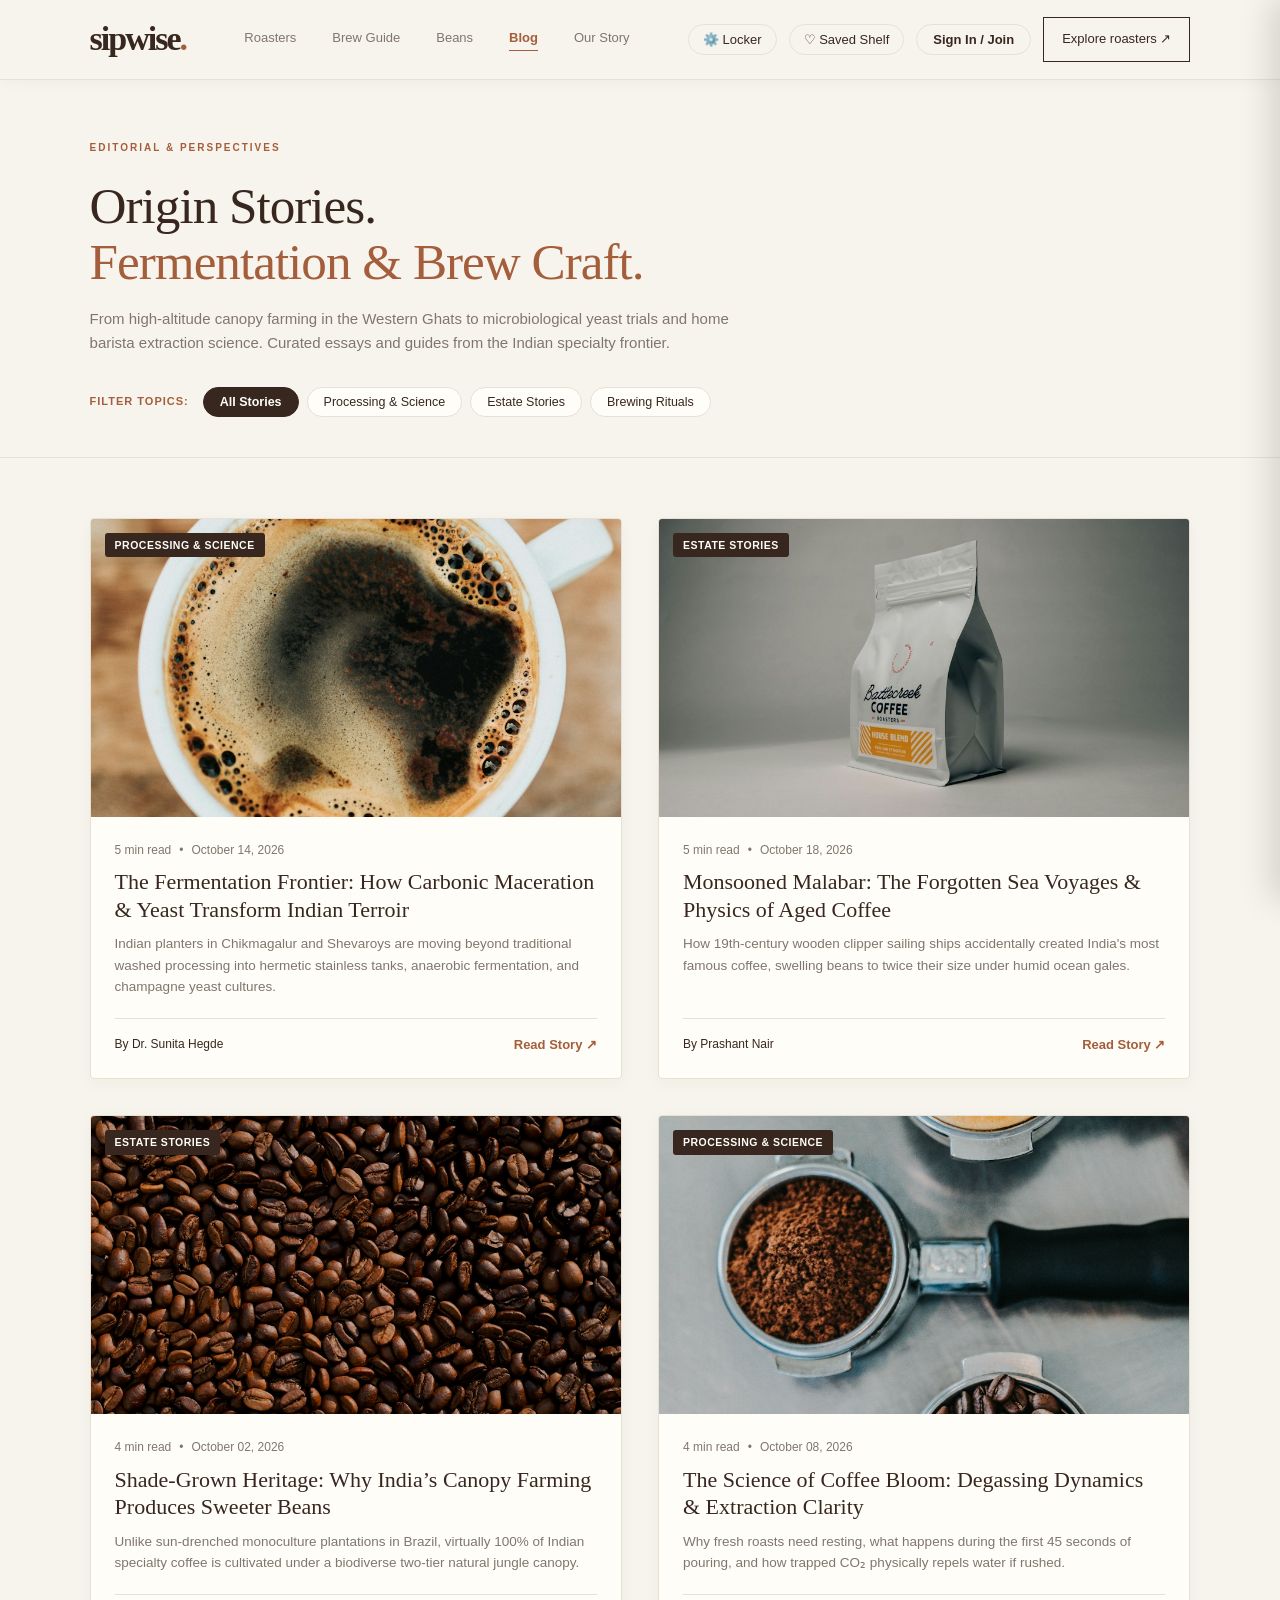
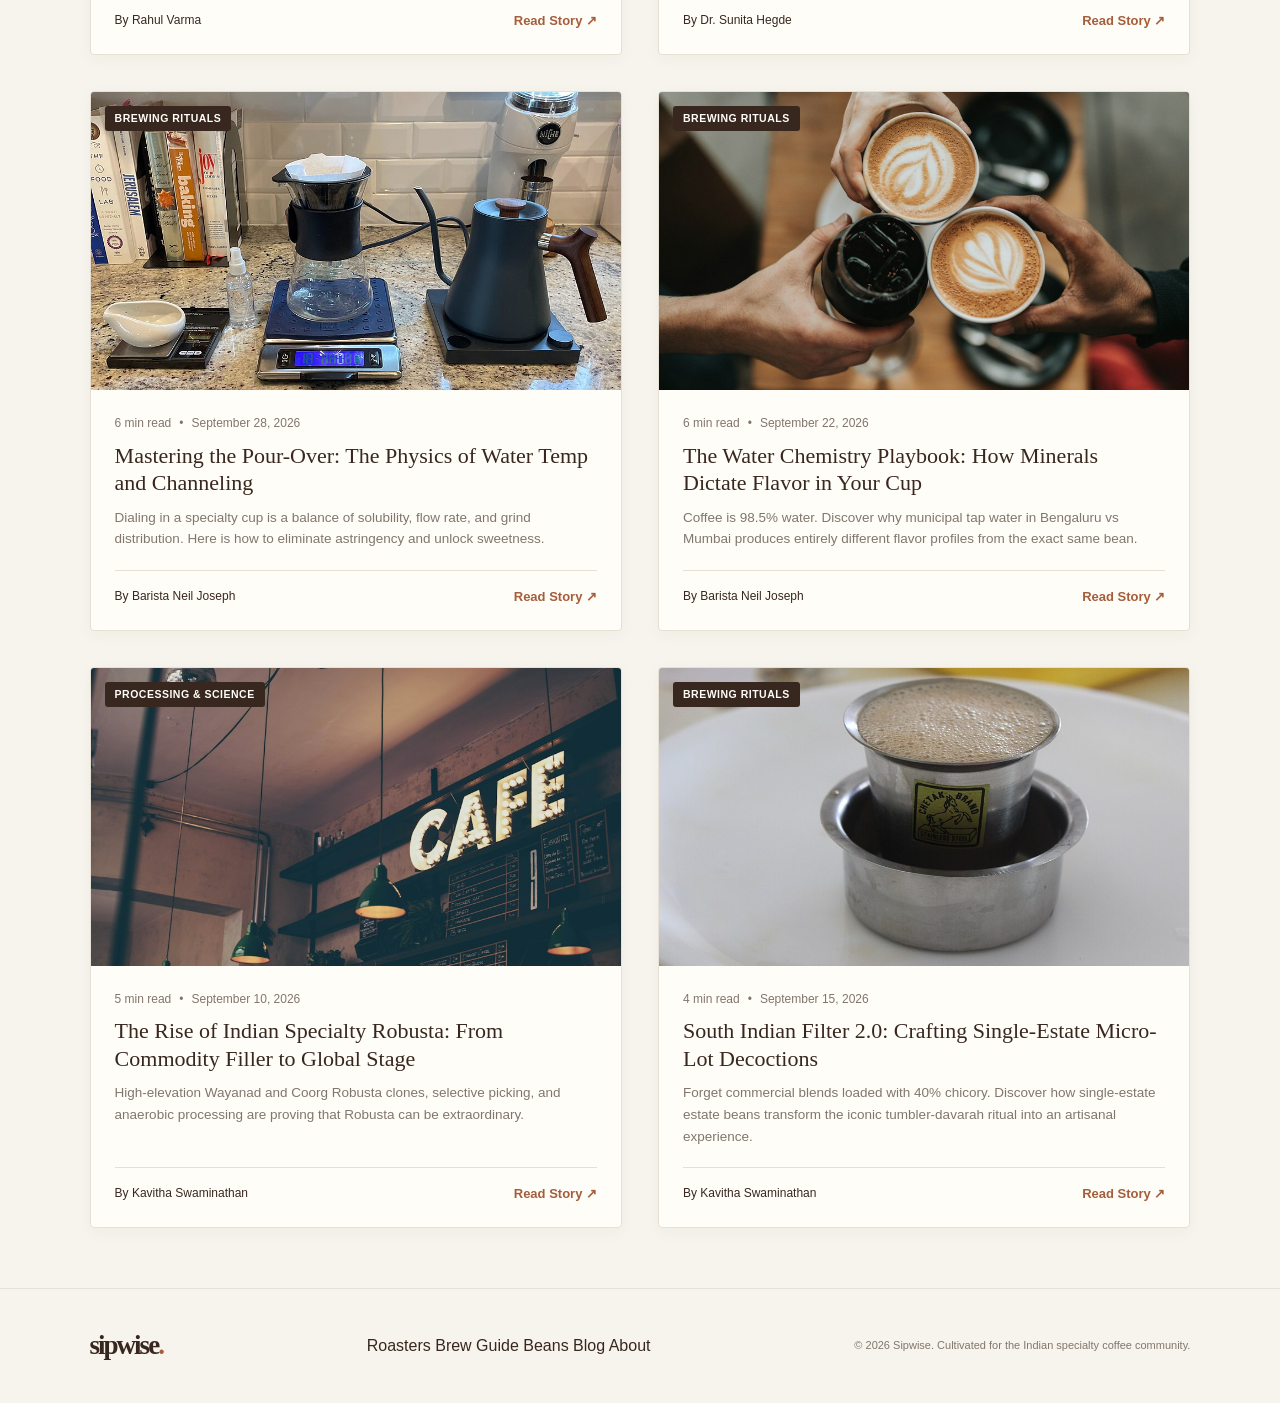
<file: blog.html>
<!DOCTYPE html>
<html lang="en">
<head>
    <meta charset="UTF-8">
    <meta name="viewport" content="width=device-width, initial-scale=1.0">

    <title>Sipwise — Specialty Coffee Stories, Terroir & Brew Science</title>

    <meta
        name="description"
        content="Read in-depth editorial stories on Indian specialty coffee, shade-grown terroir, anaerobic fermentation science, and barista brew guides."
    >

    <meta name="theme-color" content="#1a0f0a">
    <meta name="apple-mobile-web-app-capable" content="yes">
    <meta name="apple-mobile-web-app-status-bar-style" content="black-translucent">
    <link rel="manifest" href="manifest.json">
    <link rel="icon" type="image/svg+xml" href="icons/favicon.svg">
    <link rel="apple-touch-icon" href="icons/icon-192.png">

    <link rel="stylesheet" href="css/style.css?v=18">
    <script src="js/config.js?v=18" defer></script>
    <script src="js/auth.js?v=18" defer></script>
    <script src="js/equipment.js?v=18" defer></script>
    <script src="js/inventory.js?v=18" defer></script>
    <script src="js/bookmarks.js?v=18" defer></script>
    <script src="js/journal.js?v=18" defer></script>
    <script src="js/reviews.js?v=18" defer></script>
    <script src="js/pwa.js?v=18" defer></script>
    <script src="js/blog.js?v=18" defer></script>
</head>

<body>

    <!-- Navigation -->
    <header class="navbar">
        <a href="index.html" class="logo">sipwise<span>.</span></a>

        <nav class="nav-links">
            <a href="index.html#roasters">Roasters</a>
            <a href="brew-guide.html">Brew Guide</a>
            <a href="beans.html">Beans</a>
            <a href="blog.html" class="active-nav">Blog</a>
            <a href="index.html#about">Our Story</a>
        </nav>

        <div class="nav-actions">
            <button type="button" class="nav-shelf-btn" onclick="if(window.SipwiseEquipment) SipwiseEquipment.openEquipmentModal()" title="View your equipment locker">
                ⚙️ Locker
            </button>
            <button type="button" class="nav-shelf-btn" onclick="SipwiseBookmarks.openShelfDrawer()" title="View saved items">
                ♡ Saved Shelf
            </button>
            <div class="nav-auth-container"></div>
            <a href="index.html#coffee" class="nav-button">Explore roasters ↗</a>
        </div>
    </header>


    <main>

        <!-- Blog Hero -->
        <section class="blog-hero">
            <p class="eyebrow">EDITORIAL & PERSPECTIVES</p>
            <h1>Origin Stories.<br><span>Fermentation & Brew Craft.</span></h1>
            <p class="blog-hero-desc">
                From high-altitude canopy farming in the Western Ghats to microbiological yeast trials and home barista extraction science. Curated essays and guides from the Indian specialty frontier.
            </p>

            <!-- Category Filter Bar -->
            <div class="blog-filter-bar">
                <span class="filter-lead-label">Filter Topics:</span>
                <div class="blog-filter-chips" role="tablist">
                    <button type="button" class="blog-filter-btn active" data-category="All">All Stories</button>
                    <button type="button" class="blog-filter-btn" data-category="Processing & Science">Processing & Science</button>
                    <button type="button" class="blog-filter-btn" data-category="Estate Stories">Estate Stories</button>
                    <button type="button" class="blog-filter-btn" data-category="Brewing Rituals">Brewing Rituals</button>
                </div>
            </div>
        </section>


        <!-- Blog Posts Grid -->
        <section class="blog-grid-section">
            <div class="blog-grid" id="blogPostsGrid">
                <!-- Dynamically rendered by js/blog.js -->
            </div>
        </section>

    </main>


    <!-- Footer -->
    <footer class="footer">
        <a href="index.html" class="logo">sipwise<span>.</span></a>

        <div class="footer-links">
            <a href="index.html#roasters">Roasters</a>
            <a href="brew-guide.html">Brew Guide</a>
            <a href="beans.html">Beans</a>
            <a href="blog.html">Blog</a>
            <a href="index.html#about">About</a>
        </div>

        <p class="footer-copy">© 2026 Sipwise. Cultivated for the Indian specialty coffee community.</p>
    </footer>

</body>
</html>
</file>
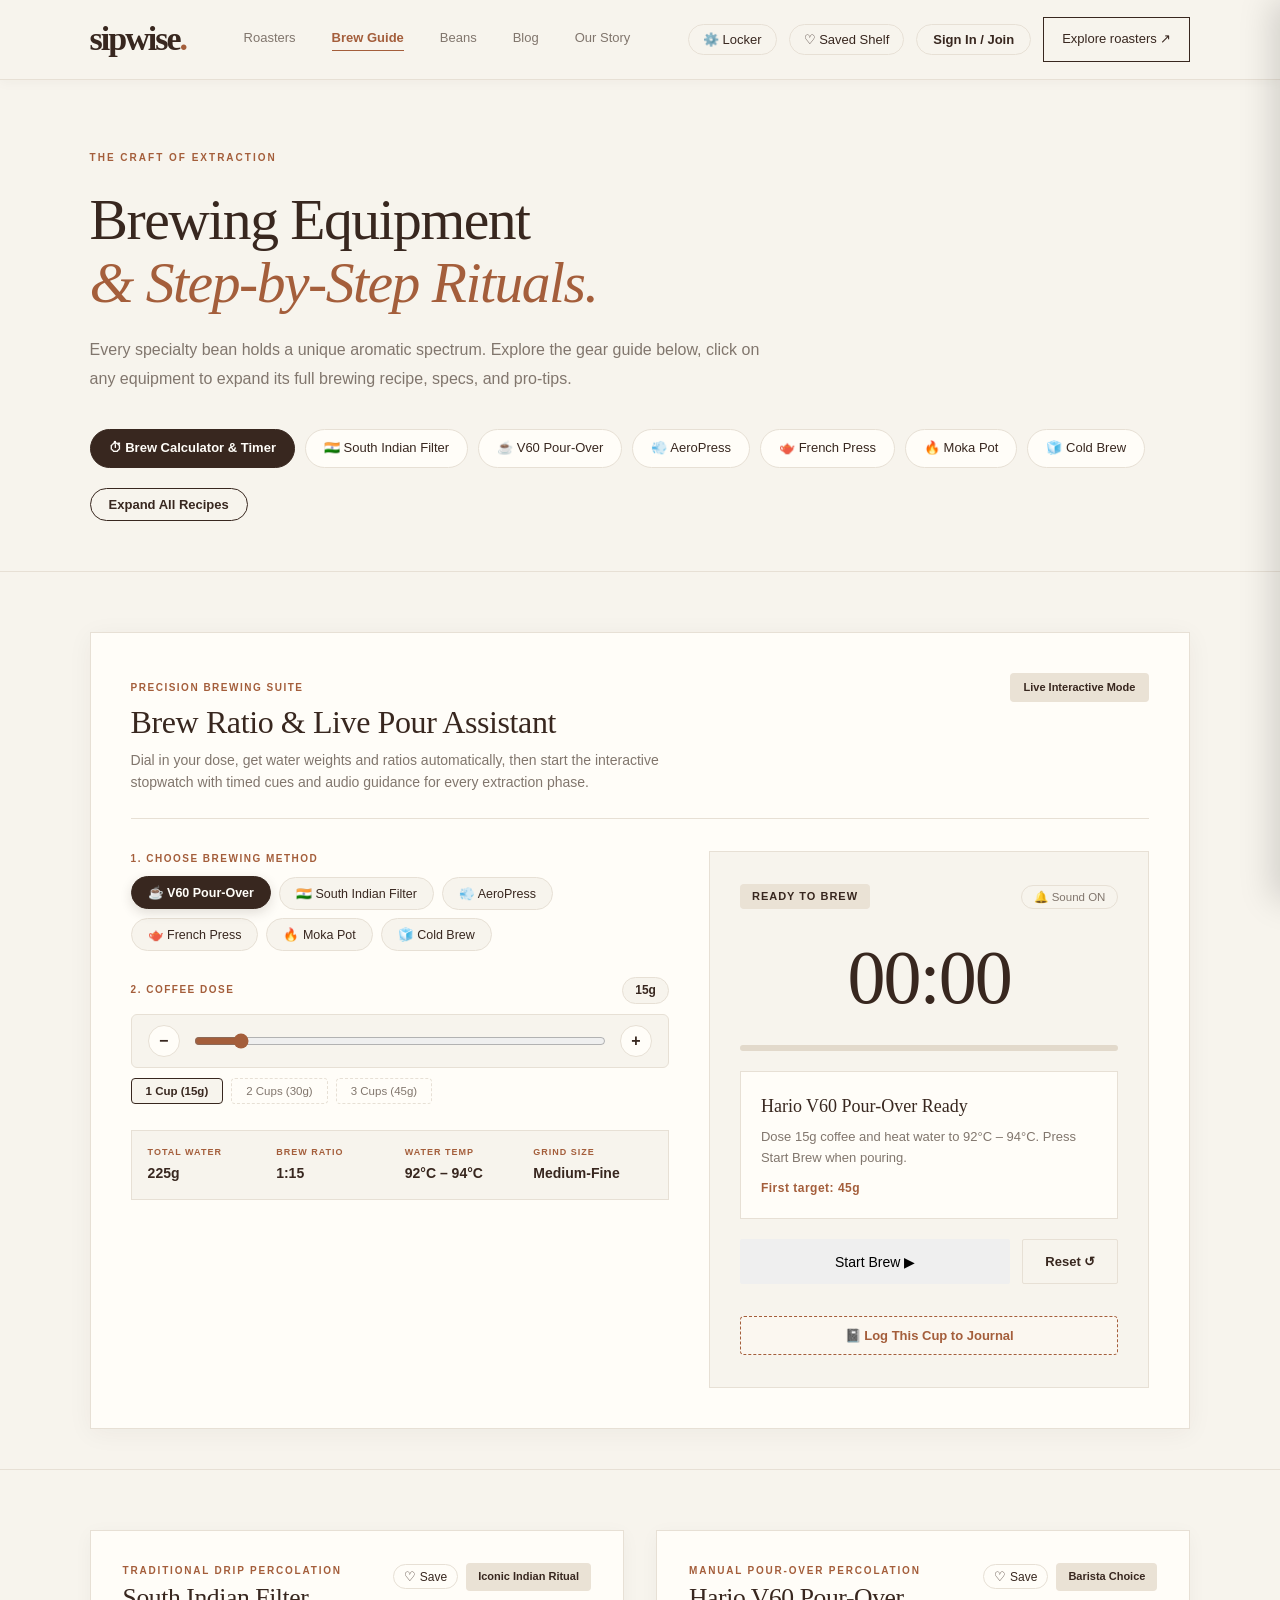
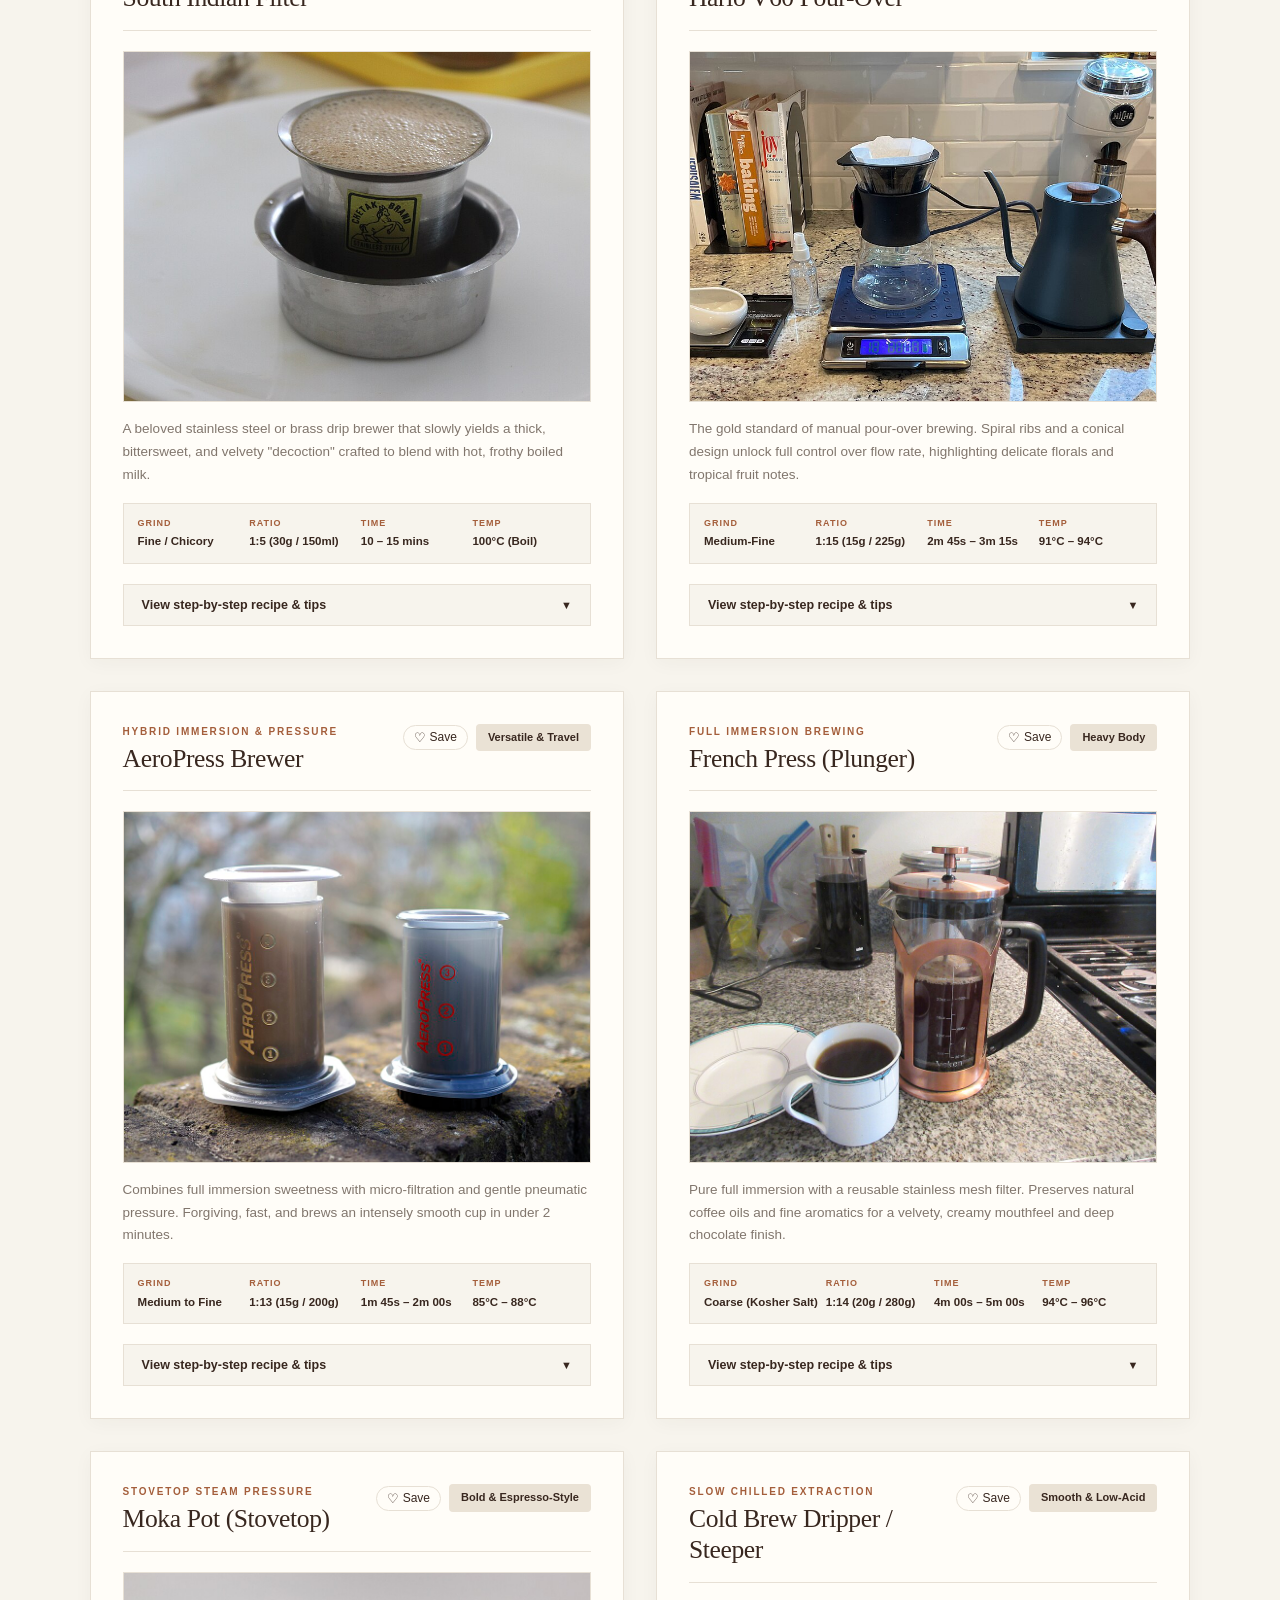
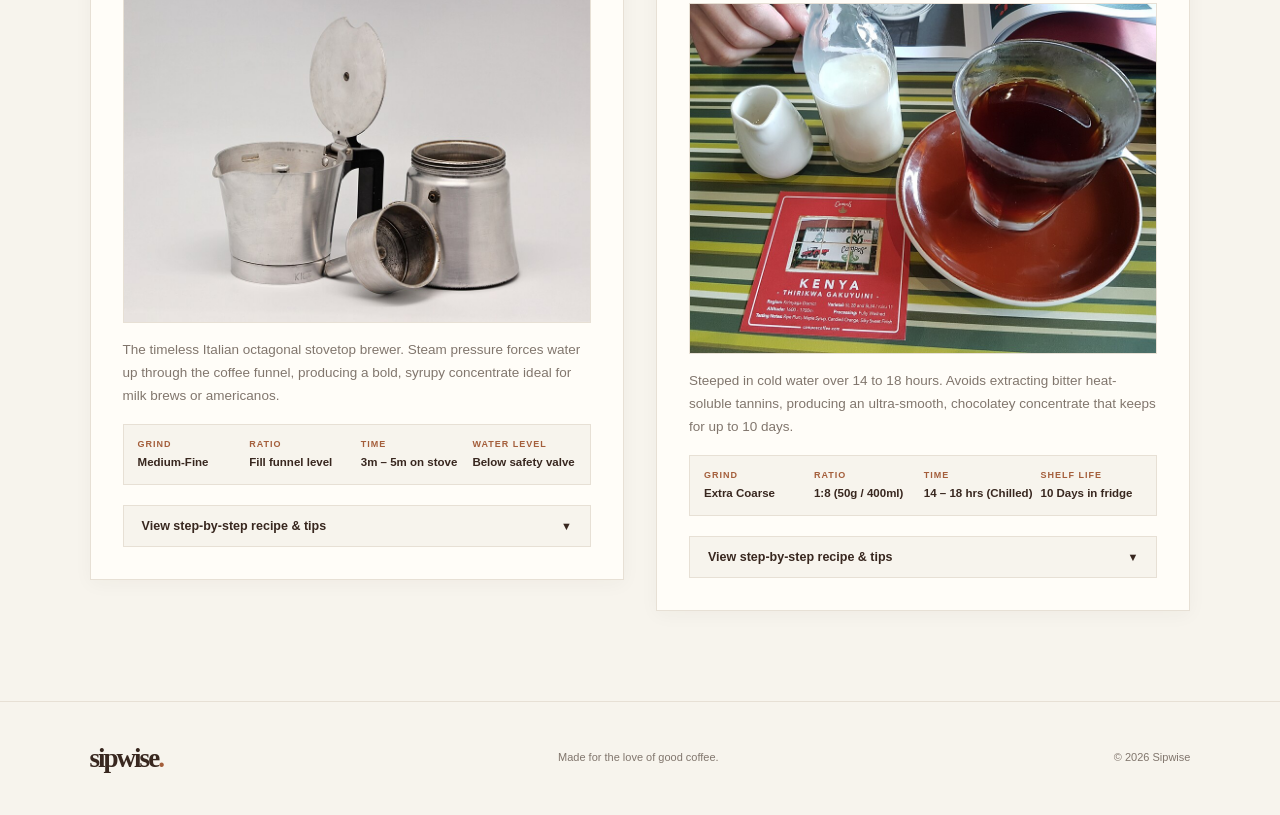
<file: brew-guide.html>
<!DOCTYPE html>
<html lang="en">
<head>
    <meta charset="UTF-8">
    <meta name="viewport" content="width=device-width, initial-scale=1.0">

    <title>Sipwise — Specialty Coffee Brewing Gear & Recipes Guide</title>

    <meta
        name="description"
        content="Discover and master the best coffee brewing equipment: South Indian Filter, V60 Pour-Over, AeroPress, French Press, and Moka Pot with interactive step-by-step recipes."
    >

    <meta name="theme-color" content="#1a0f0a">
    <meta name="apple-mobile-web-app-capable" content="yes">
    <meta name="apple-mobile-web-app-status-bar-style" content="black-translucent">
    <link rel="manifest" href="manifest.json">
    <link rel="icon" type="image/svg+xml" href="icons/favicon.svg">
    <link rel="apple-touch-icon" href="icons/icon-192.png">

    <link rel="stylesheet" href="css/style.css?v=18">
    <script src="js/config.js?v=18" defer></script>
    <script src="js/auth.js?v=18" defer></script>
    <script src="js/equipment.js?v=18" defer></script>
    <script src="js/inventory.js?v=18" defer></script>
    <script src="js/bookmarks.js?v=18" defer></script>
    <script src="js/journal.js?v=18" defer></script>
    <script src="js/reviews.js?v=18" defer></script>
    <script src="js/calculator.js?v=18" defer></script>
    <script src="js/pwa.js?v=18" defer></script>
</head>

<body>

    <!-- Navigation -->
    <header class="navbar">
        <a href="index.html" class="logo">sipwise<span>.</span></a>

        <nav class="nav-links">
            <a href="index.html#roasters">Roasters</a>
            <a href="brew-guide.html" class="active-nav">Brew Guide</a>
            <a href="beans.html">Beans</a>
            <a href="blog.html">Blog</a>
            <a href="index.html#about">Our Story</a>
        </nav>

        <div class="nav-actions">
            <button type="button" class="nav-shelf-btn" onclick="if(window.SipwiseEquipment) SipwiseEquipment.openEquipmentModal()" title="View your equipment locker">
                ⚙️ Locker
            </button>
            <button type="button" class="nav-shelf-btn" onclick="SipwiseBookmarks.openShelfDrawer()" title="View saved items">
                ♡ Saved Shelf
            </button>
            <div class="nav-auth-container"></div>
            <a href="index.html#coffee" class="nav-button">Explore roasters ↗</a>
        </div>
    </header>


    <main>

        <!-- Guide Hero -->
        <section class="guide-hero">
            <p class="eyebrow">THE CRAFT OF EXTRACTION</p>
            <h1>Brewing Equipment<br><span>& Step-by-Step Rituals.</span></h1>
            <p class="guide-hero-desc">
                Every specialty bean holds a unique aromatic spectrum. Explore the gear guide below, click on any equipment to expand its full brewing recipe, specs, and pro-tips.
            </p>

            <!-- Quick Jump Bar & Global Expand Toggle -->
            <div class="guide-controls-row">
                <div class="gear-jump-bar" role="navigation" aria-label="Quick jump to brewing gear">
                    <a href="#calculator" class="jump-chip jump-chip-calc">⏱ Brew Calculator & Timer</a>
                    <a href="#south-indian-filter" class="jump-chip">🇮🇳 South Indian Filter</a>
                    <a href="#v60" class="jump-chip">☕ V60 Pour-Over</a>
                    <a href="#aeropress" class="jump-chip">💨 AeroPress</a>
                    <a href="#french-press" class="jump-chip">🫖 French Press</a>
                    <a href="#moka-pot" class="jump-chip">🔥 Moka Pot</a>
                    <a href="#cold-brew" class="jump-chip">🧊 Cold Brew</a>
                </div>

                <div class="expand-all-wrapper">
                    <button type="button" id="toggleAllBtn" class="toggle-all-btn">
                        Expand All Recipes
                    </button>
                </div>
            </div>
        </section>


        <!-- Interactive Brew Calculator & Live Timer -->
        <section class="brew-calculator-section" id="calculator">
            <div class="calculator-container">
                <div class="calculator-header">
                    <div>
                        <span class="calc-label">PRECISION BREWING SUITE</span>
                        <h2>Brew Ratio & Live Pour Assistant</h2>
                        <p class="calculator-subtitle">
                            Dial in your dose, get water weights and ratios automatically, then start the interactive stopwatch with timed cues and audio guidance for every extraction phase.
                        </p>
                    </div>
                    <span class="calculator-badge">Live Interactive Mode</span>
                </div>

                <div class="calculator-layout">
                    <!-- Left: Ratio & Dose Controls -->
                    <div class="calc-controls-col">
                        <!-- Gear Selection -->
                        <div class="calc-group">
                            <div class="calc-label-row">
                                <label class="calc-label">1. Choose Brewing Method</label>
                            </div>
                            <div class="gear-select-buttons" id="timerGearSelect" role="group" aria-label="Select brewing method">
                                <button type="button" class="gear-btn active" data-gear="v60">☕ V60 Pour-Over</button>
                                <button type="button" class="gear-btn" data-gear="south-indian-filter">🇮🇳 South Indian Filter</button>
                                <button type="button" class="gear-btn" data-gear="aeropress">💨 AeroPress</button>
                                <button type="button" class="gear-btn" data-gear="french-press">🫖 French Press</button>
                                <button type="button" class="gear-btn" data-gear="moka-pot">🔥 Moka Pot</button>
                                <button type="button" class="gear-btn" data-gear="cold-brew">🧊 Cold Brew</button>
                            </div>
                        </div>

                        <!-- Coffee Dose Stepper & Slider -->
                        <div class="calc-group">
                            <div class="calc-label-row">
                                <label for="coffeeDoseInput" class="calc-label">2. Coffee Dose</label>
                                <span class="calc-val-pill" id="doseDisplay">15g</span>
                            </div>
                            <div class="dose-stepper-wrap">
                                <button type="button" class="step-btn" id="doseMinusBtn" aria-label="Decrease dose">−</button>
                                <input type="range" id="coffeeDoseInput" min="10" max="60" step="1" value="15" aria-label="Coffee dose slider">
                                <button type="button" class="step-btn" id="dosePlusBtn" aria-label="Increase dose">+</button>
                            </div>
                            <div class="dose-quick-presets" role="group" aria-label="Quick dose presets">
                                <button type="button" class="preset-btn active" data-dose="15">1 Cup (15g)</button>
                                <button type="button" class="preset-btn" data-dose="30">2 Cups (30g)</button>
                                <button type="button" class="preset-btn" data-dose="45">3 Cups (45g)</button>
                            </div>
                        </div>

                        <!-- Calculated Stats Strip -->
                        <div class="calc-stats-grid">
                            <div class="calc-stat-box">
                                <span class="stat-lbl">TOTAL WATER</span>
                                <span class="stat-num" id="waterWeightDisplay">225g</span>
                            </div>
                            <div class="calc-stat-box">
                                <span class="stat-lbl">BREW RATIO</span>
                                <span class="stat-num" id="ratioDisplay">1:15</span>
                            </div>
                            <div class="calc-stat-box">
                                <span class="stat-lbl">WATER TEMP</span>
                                <span class="stat-num" id="tempDisplay">92°C – 94°C</span>
                            </div>
                            <div class="calc-stat-box">
                                <span class="stat-lbl">GRIND SIZE</span>
                                <span class="stat-num" id="grindDisplay">Medium-Fine</span>
                            </div>
                        </div>
                    </div>

                    <!-- Right: Live Timer Card -->
                    <div class="calc-timer-col">
                        <div class="timer-card">
                            <div class="timer-top-bar">
                                <span class="timer-phase-badge" id="timerPhaseBadge">READY TO BREW</span>
                                <button type="button" class="sound-toggle-btn" id="soundToggleBtn" title="Sound alerts enabled">🔔 Sound ON</button>
                            </div>

                            <div class="timer-clock-display" id="timerClock">00:00</div>

                            <div class="timer-progress-track">
                                <div class="timer-progress-fill" id="timerProgressFill"></div>
                            </div>

                            <div class="timer-cue-box">
                                <h4 id="cueTitle">Hario V60 Pour-Over Ready</h4>
                                <p id="cueDesc">Dose 15g coffee and heat water to 92°C – 94°C. Press Start Brew when pouring.</p>
                                <span class="cue-weight-callout" id="cueWeightCallout">First target: 45g</span>
                            </div>

                            <div class="timer-controls">
                                <button type="button" class="nav-button timer-btn-primary" id="startTimerBtn">Start Brew ▶</button>
                                <button type="button" class="timer-btn-secondary" id="resetTimerBtn">Reset ↺</button>
                            </div>

                            <button type="button" class="log-this-cup-btn" id="logThisCupBtn">
                                📓 Log This Cup to Journal
                            </button>
                        </div>
                    </div>
                </div>
            </div>
        </section>


        <!-- 2-per-row Gear Grid -->
        <section class="gear-grid-section">

            <!-- 1. South Indian Filter -->
            <article class="gear-card" id="south-indian-filter">
                <div class="gear-card-header">
                    <div>
                        <span class="gear-category">TRADITIONAL DRIP PERCOLATION</span>
                        <h2>South Indian Filter</h2>
                    </div>
                    <div style="display: flex; gap: 8px; align-items: center;">
                        <button type="button" class="btn-bookmark" data-type="gear" data-id="south-indian-filter" data-title="South Indian Filter" data-subtitle="Traditional Drip Brewer">
                            <span class="heart-icon">♡</span> <span class="btn-label">Save</span>
                        </button>
                        <span class="gear-badge">Iconic Indian Ritual</span>
                    </div>
                </div>

                <div class="gear-card-summary">
                    <div class="gear-image-wrap">
                        <img
                            src="images/south-indian-filter.jpg"
                            alt="Traditional South Indian coffee filter and davarah tumbler"
                            loading="lazy"
                        >
                    </div>

                    <p class="gear-summary-text">
                        A beloved stainless steel or brass drip brewer that slowly yields a thick, bittersweet, and velvety "decoction" crafted to blend with hot, frothy boiled milk.
                    </p>

                    <!-- Quick Specs Table -->
                    <div class="gear-specs-table">
                        <div class="spec-cell">
                            <span class="spec-label">GRIND</span>
                            <span class="spec-value">Fine / Chicory</span>
                        </div>
                        <div class="spec-cell">
                            <span class="spec-label">RATIO</span>
                            <span class="spec-value">1:5 (30g / 150ml)</span>
                        </div>
                        <div class="spec-cell">
                            <span class="spec-label">TIME</span>
                            <span class="spec-value">10 – 15 mins</span>
                        </div>
                        <div class="spec-cell">
                            <span class="spec-label">TEMP</span>
                            <span class="spec-value">100°C (Boil)</span>
                        </div>
                    </div>
                </div>

                <!-- Expand Button Trigger -->
                <button type="button" class="gear-expand-btn" aria-expanded="false" aria-controls="details-south-indian-filter">
                    <span class="btn-text">View step-by-step recipe & tips</span>
                    <span class="expand-arrow">▼</span>
                </button>

                <!-- Expandable Hidden Details -->
                <div class="gear-card-details" id="details-south-indian-filter">
                    <div class="gear-pro-tip">
                        <strong>💡 Pro Tip:</strong> Rest the pierced umbrella disc lightly on top of the grounds. Never pack or tamp tightly, which could choke the tiny perforations.
                    </div>

                    <div class="gear-recipe-block">
                        <h3>Step-by-Step Recipe</h3>

                        <div class="recipe-step">
                            <span class="step-num">1</span>
                            <div>
                                <h4>Assemble & Dose</h4>
                                <p>Place 3 to 4 rounded tablespoons (approx. 25-30g) of dark-roasted coffee into the perforated top chamber.</p>
                            </div>
                        </div>

                        <div class="recipe-step">
                            <span class="step-num">2</span>
                            <div>
                                <h4>Set the Pierced Disc</h4>
                                <p>Place the pressing disc lightly over the grounds to disperse hot water evenly across the coffee bed.</p>
                            </div>
                        </div>

                        <div class="recipe-step">
                            <span class="step-num">3</span>
                            <div>
                                <h4>Pour Boiling Water</h4>
                                <p>Pour 120-150ml of freshly boiled water up to the brim. Fasten the lid securely to trap steam.</p>
                            </div>
                        </div>

                        <div class="recipe-step">
                            <span class="step-num">4</span>
                            <div>
                                <h4>Decoct & Aerate</h4>
                                <p>Allow 10-15 minutes for the thick decoction to collect. Blend 40ml decoction with 100ml hot frothy milk between a tumbler and davarah for signature froth.</p>
                            </div>
                        </div>
                    </div>

                    <div class="matching-roasters">
                        <span>Recommended roasts:</span>
                        <div>
                            <a href="beans.html#attikan-estate" class="text-link">Blue Tokai (Attikan Estate Dark) ↗</a>, 
                            <a href="beans.html#monsooned-malabar" class="text-link">Monsooned Malabar AA ↗</a>
                        </div>
                    </div>

                    <div class="launch-timer-link">
                        <span style="font-size: 12px; color: var(--muted);">Ready to brew South Indian Filter?</span>
                        <button type="button" class="launch-timer-btn" onclick="selectBrewEquipment('south-indian-filter')">Launch Live Timer ⏱</button>
                    </div>
                </div>
            </article>


            <!-- 2. V60 Pour-Over -->
            <article class="gear-card" id="v60">
                <div class="gear-card-header">
                    <div>
                        <span class="gear-category">MANUAL POUR-OVER PERCOLATION</span>
                        <h2>Hario V60 Pour-Over</h2>
                    </div>
                    <div style="display: flex; gap: 8px; align-items: center;">
                        <button type="button" class="btn-bookmark" data-type="gear" data-id="v60" data-title="Hario V60 Pour-Over" data-subtitle="Manual Pour-Over">
                            <span class="heart-icon">♡</span> <span class="btn-label">Save</span>
                        </button>
                        <span class="gear-badge">Barista Choice</span>
                    </div>
                </div>

                <div class="gear-card-summary">
                    <div class="gear-image-wrap">
                        <img
                            src="images/v60-pour-over.jpg"
                            alt="Hario V60 pour over coffee dripper and kettle setup"
                            loading="lazy"
                        >
                    </div>

                    <p class="gear-summary-text">
                        The gold standard of manual pour-over brewing. Spiral ribs and a conical design unlock full control over flow rate, highlighting delicate florals and tropical fruit notes.
                    </p>

                    <div class="gear-specs-table">
                        <div class="spec-cell">
                            <span class="spec-label">GRIND</span>
                            <span class="spec-value">Medium-Fine</span>
                        </div>
                        <div class="spec-cell">
                            <span class="spec-label">RATIO</span>
                            <span class="spec-value">1:15 (15g / 225g)</span>
                        </div>
                        <div class="spec-cell">
                            <span class="spec-label">TIME</span>
                            <span class="spec-value">2m 45s – 3m 15s</span>
                        </div>
                        <div class="spec-cell">
                            <span class="spec-label">TEMP</span>
                            <span class="spec-value">91°C – 94°C</span>
                        </div>
                    </div>
                </div>

                <button type="button" class="gear-expand-btn" aria-expanded="false" aria-controls="details-v60">
                    <span class="btn-text">View step-by-step recipe & tips</span>
                    <span class="expand-arrow">▼</span>
                </button>

                <div class="gear-card-details" id="details-v60">
                    <div class="gear-pro-tip">
                        <strong>💡 Pro Tip:</strong> Always pre-rinse the paper filter with hot water to wash away paper taste and pre-heat the cone before dosing your coffee.
                    </div>

                    <div class="gear-recipe-block">
                        <h3>Step-by-Step Recipe</h3>

                        <div class="recipe-step">
                            <span class="step-num">1</span>
                            <div>
                                <h4>Rinse & Dose</h4>
                                <p>Rinse the paper filter, discard water, and add 15g of ground coffee. Gently shake to level the bed.</p>
                            </div>
                        </div>

                        <div class="recipe-step">
                            <span class="step-num">2</span>
                            <div>
                                <h4>The 45g Bloom</h4>
                                <p>Pour 45g of water in a spiral. Let the coffee bubble for 45 seconds to release trapped CO₂.</p>
                            </div>
                        </div>

                        <div class="recipe-step">
                            <span class="step-num">3</span>
                            <div>
                                <h4>Concentric Circle Pours</h4>
                                <p>Pour steadily in concentric circles without washing down the paper sides. Reach 135g by 1:15, and the final 225g by 2:00.</p>
                            </div>
                        </div>

                        <div class="recipe-step">
                            <span class="step-num">4</span>
                            <div>
                                <h4>Swirl & Draw-Down</h4>
                                <p>Give a gentle swirl for a flat bed. Allow full draw-down by 2:45 to 3:00, swirl the carafe, and pour.</p>
                            </div>
                        </div>
                    </div>

                    <div class="matching-roasters">
                        <span>Recommended roasts:</span>
                        <div>
                            <a href="beans.html#araku-grand-reserve" class="text-link">Araku (Grand Reserve) ↗</a>, 
                            <a href="beans.html#kelagur-washed" class="text-link">KC Roasters (Kelagur Washed) ↗</a>, 
                            <a href="beans.html#ratnagiri-carbonic" class="text-link">Bloom Coffee (Ratnagiri Carbonic) ↗</a>
                        </div>
                    </div>

                    <div class="launch-timer-link">
                        <span style="font-size: 12px; color: var(--muted);">Ready to brew V60 Pour-Over?</span>
                        <button type="button" class="launch-timer-btn" onclick="selectBrewEquipment('v60')">Launch Live Timer ⏱</button>
                    </div>
                </div>
            </article>


            <!-- 3. AeroPress -->
            <article class="gear-card" id="aeropress">
                <div class="gear-card-header">
                    <div>
                        <span class="gear-category">HYBRID IMMERSION & PRESSURE</span>
                        <h2>AeroPress Brewer</h2>
                    </div>
                    <div style="display: flex; gap: 8px; align-items: center;">
                        <button type="button" class="btn-bookmark" data-type="gear" data-id="aeropress" data-title="AeroPress Brewer" data-subtitle="Hybrid Immersion">
                            <span class="heart-icon">♡</span> <span class="btn-label">Save</span>
                        </button>
                        <span class="gear-badge">Versatile & Travel</span>
                    </div>
                </div>

                <div class="gear-card-summary">
                    <div class="gear-image-wrap">
                        <img
                            src="images/aeropress.jpg"
                            alt="Original AeroPress and AeroPress Go coffee makers"
                            loading="lazy"
                        >
                    </div>

                    <p class="gear-summary-text">
                        Combines full immersion sweetness with micro-filtration and gentle pneumatic pressure. Forgiving, fast, and brews an intensely smooth cup in under 2 minutes.
                    </p>

                    <div class="gear-specs-table">
                        <div class="spec-cell">
                            <span class="spec-label">GRIND</span>
                            <span class="spec-value">Medium to Fine</span>
                        </div>
                        <div class="spec-cell">
                            <span class="spec-label">RATIO</span>
                            <span class="spec-value">1:13 (15g / 200g)</span>
                        </div>
                        <div class="spec-cell">
                            <span class="spec-label">TIME</span>
                            <span class="spec-value">1m 45s – 2m 00s</span>
                        </div>
                        <div class="spec-cell">
                            <span class="spec-label">TEMP</span>
                            <span class="spec-value">85°C – 88°C</span>
                        </div>
                    </div>
                </div>

                <button type="button" class="gear-expand-btn" aria-expanded="false" aria-controls="details-aeropress">
                    <span class="btn-text">View step-by-step recipe & tips</span>
                    <span class="expand-arrow">▼</span>
                </button>

                <div class="gear-card-details" id="details-aeropress">
                    <div class="gear-pro-tip">
                        <strong>💡 Pro Tip:</strong> Stop pressing as soon as you hear a soft "hiss". Pushing air through the grounds extracts bitter, astringent compounds.
                    </div>

                    <div class="gear-recipe-block">
                        <h3>Step-by-Step Recipe (Inverted)</h3>

                        <div class="recipe-step">
                            <span class="step-num">1</span>
                            <div>
                                <h4>Inverted Setup</h4>
                                <p>Insert the plunger 1cm into the chamber and stand upside down. Add 15g of ground coffee.</p>
                            </div>
                        </div>

                        <div class="recipe-step">
                            <span class="step-num">2</span>
                            <div>
                                <h4>Pour & Agitate</h4>
                                <p>Pour 200g of water (85°C-88°C). Stir 4-5 times with the paddle to ensure complete saturation.</p>
                            </div>
                        </div>

                        <div class="recipe-step">
                            <span class="step-num">3</span>
                            <div>
                                <h4>Attach Cap & Flip</h4>
                                <p>Rinse the paper filter in the cap and screw it on. At 1:30, carefully invert the AeroPress onto your cup.</p>
                            </div>
                        </div>

                        <div class="recipe-step">
                            <span class="step-num">4</span>
                            <div>
                                <h4>Gentle Press</h4>
                                <p>Press down slowly over 25-30 seconds until the first hiss. Pop the puck into the bin and enjoy.</p>
                            </div>
                        </div>
                    </div>

                    <div class="matching-roasters">
                        <span>Recommended roasts:</span>
                        <div>
                            <a href="beans.html#riverdale-yeast" class="text-link">Corridor Seven (Riverdale N72) ↗</a>, 
                            <a href="beans.html#project-sankalp" class="text-link">Subko (Project Sankalp) ↗</a>, 
                            <a href="beans.html#baarbara-berry" class="text-link">Third Wave (Baarbara Berry) ↗</a>
                        </div>
                    </div>

                    <div class="launch-timer-link">
                        <span style="font-size: 12px; color: var(--muted);">Ready to brew AeroPress?</span>
                        <button type="button" class="launch-timer-btn" onclick="selectBrewEquipment('aeropress')">Launch Live Timer ⏱</button>
                    </div>
                </div>
            </article>


            <!-- 4. French Press -->
            <article class="gear-card" id="french-press">
                <div class="gear-card-header">
                    <div>
                        <span class="gear-category">FULL IMMERSION BREWING</span>
                        <h2>French Press (Plunger)</h2>
                    </div>
                    <div style="display: flex; gap: 8px; align-items: center;">
                        <button type="button" class="btn-bookmark" data-type="gear" data-id="french-press" data-title="French Press" data-subtitle="Full Immersion">
                            <span class="heart-icon">♡</span> <span class="btn-label">Save</span>
                        </button>
                        <span class="gear-badge">Heavy Body</span>
                    </div>
                </div>

                <div class="gear-card-summary">
                    <div class="gear-image-wrap">
                        <img
                            src="images/french-press.jpg"
                            alt="Classic glass French press coffee plunger"
                            loading="lazy"
                        >
                    </div>

                    <p class="gear-summary-text">
                        Pure full immersion with a reusable stainless mesh filter. Preserves natural coffee oils and fine aromatics for a velvety, creamy mouthfeel and deep chocolate finish.
                    </p>

                    <div class="gear-specs-table">
                        <div class="spec-cell">
                            <span class="spec-label">GRIND</span>
                            <span class="spec-value">Coarse (Kosher Salt)</span>
                        </div>
                        <div class="spec-cell">
                            <span class="spec-label">RATIO</span>
                            <span class="spec-value">1:14 (20g / 280g)</span>
                        </div>
                        <div class="spec-cell">
                            <span class="spec-label">TIME</span>
                            <span class="spec-value">4m 00s – 5m 00s</span>
                        </div>
                        <div class="spec-cell">
                            <span class="spec-label">TEMP</span>
                            <span class="spec-value">94°C – 96°C</span>
                        </div>
                    </div>
                </div>

                <button type="button" class="gear-expand-btn" aria-expanded="false" aria-controls="details-french-press">
                    <span class="btn-text">View step-by-step recipe & tips</span>
                    <span class="expand-arrow">▼</span>
                </button>

                <div class="gear-card-details" id="details-french-press">
                    <div class="gear-pro-tip">
                        <strong>💡 Pro Tip:</strong> Do not leave remaining coffee sitting in the French press after plunging, or it will continue over-extracting. Pour all coffee immediately.
                    </div>

                    <div class="gear-recipe-block">
                        <h3>Step-by-Step Recipe</h3>

                        <div class="recipe-step">
                            <span class="step-num">1</span>
                            <div>
                                <h4>Dose & Fill</h4>
                                <p>Preheat carafe with hot water and empty. Add 20g of coarse coffee, then vigorously pour 280ml hot water.</p>
                            </div>
                        </div>

                        <div class="recipe-step">
                            <span class="step-num">2</span>
                            <div>
                                <h4>Rest & Steep</h4>
                                <p>Set lid with plunger pulled up to keep heat trapped. Steep undisturbed for 4 minutes.</p>
                            </div>
                        </div>

                        <div class="recipe-step">
                            <span class="step-num">3</span>
                            <div>
                                <h4>Break Crust & Skim</h4>
                                <p>At 4 minutes, gently stir the crust 2 times so grounds sink. Skim floating white foam from the top.</p>
                            </div>
                        </div>

                        <div class="recipe-step">
                            <span class="step-num">4</span>
                            <div>
                                <h4>Plunge Gently</h4>
                                <p>Insert plunger and press down slowly over 15 seconds. Pour immediately into mugs.</p>
                            </div>
                        </div>
                    </div>

                    <div class="matching-roasters">
                        <span>Recommended roasts:</span>
                        <div>
                            <a href="beans.html#attikan-estate" class="text-link">Blue Tokai (Attikan Dark) ↗</a>, 
                            <a href="beans.html#baarbara-berry" class="text-link">Third Wave (Baarbara Berry) ↗</a>, 
                            <a href="beans.html#monsooned-malabar" class="text-link">Monsooned Malabar AA ↗</a>
                        </div>
                    </div>

                    <div class="launch-timer-link">
                        <span style="font-size: 12px; color: var(--muted);">Ready to brew French Press?</span>
                        <button type="button" class="launch-timer-btn" onclick="selectBrewEquipment('french-press')">Launch Live Timer ⏱</button>
                    </div>
                </div>
            </article>


            <!-- 5. Moka Pot -->
            <article class="gear-card" id="moka-pot">
                <div class="gear-card-header">
                    <div>
                        <span class="gear-category">STOVETOP STEAM PRESSURE</span>
                        <h2>Moka Pot (Stovetop)</h2>
                    </div>
                    <div style="display: flex; gap: 8px; align-items: center;">
                        <button type="button" class="btn-bookmark" data-type="gear" data-id="moka-pot" data-title="Moka Pot" data-subtitle="Stovetop Steam Pressure">
                            <span class="heart-icon">♡</span> <span class="btn-label">Save</span>
                        </button>
                        <span class="gear-badge">Bold & Espresso-Style</span>
                    </div>
                </div>

                <div class="gear-card-summary">
                    <div class="gear-image-wrap">
                        <img
                            src="images/moka-pot.jpg"
                            alt="Classic octagonal Bialetti Moka pot stovetop espresso maker"
                            loading="lazy"
                        >
                    </div>

                    <p class="gear-summary-text">
                        The timeless Italian octagonal stovetop brewer. Steam pressure forces water up through the coffee funnel, producing a bold, syrupy concentrate ideal for milk brews or americanos.
                    </p>

                    <div class="gear-specs-table">
                        <div class="spec-cell">
                            <span class="spec-label">GRIND</span>
                            <span class="spec-value">Medium-Fine</span>
                        </div>
                        <div class="spec-cell">
                            <span class="spec-label">RATIO</span>
                            <span class="spec-value">Fill funnel level</span>
                        </div>
                        <div class="spec-cell">
                            <span class="spec-label">TIME</span>
                            <span class="spec-value">3m – 5m on stove</span>
                        </div>
                        <div class="spec-cell">
                            <span class="spec-label">WATER LEVEL</span>
                            <span class="spec-value">Below safety valve</span>
                        </div>
                    </div>
                </div>

                <button type="button" class="gear-expand-btn" aria-expanded="false" aria-controls="details-moka-pot">
                    <span class="btn-text">View step-by-step recipe & tips</span>
                    <span class="expand-arrow">▼</span>
                </button>

                <div class="gear-card-details" id="details-moka-pot">
                    <div class="gear-pro-tip">
                        <strong>💡 Pro Tip:</strong> Use pre-heated hot water in the boiler base. This shortens stove time and prevents roasting the dry coffee grounds before water rises.
                    </div>

                    <div class="gear-recipe-block">
                        <h3>Step-by-Step Recipe</h3>

                        <div class="recipe-step">
                            <span class="step-num">1</span>
                            <div>
                                <h4>Preheated Water in Base</h4>
                                <p>Fill the bottom boiler with hot water up to just below the brass safety valve.</p>
                            </div>
                        </div>

                        <div class="recipe-step">
                            <span class="step-num">2</span>
                            <div>
                                <h4>Fill Funnel Basket</h4>
                                <p>Fill the basket with medium-fine coffee. Level gently with your finger without tamping.</p>
                            </div>
                        </div>

                        <div class="recipe-step">
                            <span class="step-num">3</span>
                            <div>
                                <h4>Gentle Low Heat</h4>
                                <p>Tightly screw upper chamber on with a towel. Place over low-medium heat with lid open.</p>
                            </div>
                        </div>

                        <div class="recipe-step">
                            <span class="step-num">4</span>
                            <div>
                                <h4>Cool & Serve</h4>
                                <p>When a rich golden-hazel stream flows and begins gurgling, remove from heat and cool the base with cold water to stop extraction instantly.</p>
                            </div>
                        </div>
                    </div>

                    <div class="matching-roasters">
                        <span>Recommended roasts:</span>
                        <div>
                            <a href="beans.html#araku-grand-reserve" class="text-link">Araku (Grand Reserve) ↗</a>, 
                            <a href="beans.html#kelagur-washed" class="text-link">KC Roasters (Kelagur Washed) ↗</a>, 
                            <a href="beans.html#attikan-estate" class="text-link">Blue Tokai (Attikan Dark) ↗</a>
                        </div>
                    </div>

                    <div class="launch-timer-link">
                        <span style="font-size: 12px; color: var(--muted);">Ready to brew Moka Pot?</span>
                        <button type="button" class="launch-timer-btn" onclick="selectBrewEquipment('moka-pot')">Launch Live Timer ⏱</button>
                    </div>
                </div>
            </article>


            <!-- 6. Cold Brew -->
            <article class="gear-card" id="cold-brew">
                <div class="gear-card-header">
                    <div>
                        <span class="gear-category">SLOW CHILLED EXTRACTION</span>
                        <h2>Cold Brew Dripper / Steeper</h2>
                    </div>
                    <div style="display: flex; gap: 8px; align-items: center;">
                        <button type="button" class="btn-bookmark" data-type="gear" data-id="cold-brew" data-title="Cold Brew Dripper" data-subtitle="Chilled Immersion">
                            <span class="heart-icon">♡</span> <span class="btn-label">Save</span>
                        </button>
                        <span class="gear-badge">Smooth & Low-Acid</span>
                    </div>
                </div>

                <div class="gear-card-summary">
                    <div class="gear-image-wrap">
                        <img
                            src="images/cold-brew.jpg"
                            alt="Preparation and filtration of cold brew coffee"
                            loading="lazy"
                        >
                    </div>

                    <p class="gear-summary-text">
                        Steeped in cold water over 14 to 18 hours. Avoids extracting bitter heat-soluble tannins, producing an ultra-smooth, chocolatey concentrate that keeps for up to 10 days.
                    </p>

                    <div class="gear-specs-table">
                        <div class="spec-cell">
                            <span class="spec-label">GRIND</span>
                            <span class="spec-value">Extra Coarse</span>
                        </div>
                        <div class="spec-cell">
                            <span class="spec-label">RATIO</span>
                            <span class="spec-value">1:8 (50g / 400ml)</span>
                        </div>
                        <div class="spec-cell">
                            <span class="spec-label">TIME</span>
                            <span class="spec-value">14 – 18 hrs (Chilled)</span>
                        </div>
                        <div class="spec-cell">
                            <span class="spec-label">SHELF LIFE</span>
                            <span class="spec-value">10 Days in fridge</span>
                        </div>
                    </div>
                </div>

                <button type="button" class="gear-expand-btn" aria-expanded="false" aria-controls="details-cold-brew">
                    <span class="btn-text">View step-by-step recipe & tips</span>
                    <span class="expand-arrow">▼</span>
                </button>

                <div class="gear-card-details" id="details-cold-brew">
                    <div class="gear-pro-tip">
                        <strong>💡 Pro Tip:</strong> Mix 1 part cold brew concentrate with 1 part tonic water and an orange peel for a refreshing summer coffee spritz.
                    </div>

                    <div class="gear-recipe-block">
                        <h3>Step-by-Step Recipe</h3>

                        <div class="recipe-step">
                            <span class="step-num">1</span>
                            <div>
                                <h4>Coarse Dose & Cold Water</h4>
                                <p>Grind 50g beans extra coarse. Place in a jar or steeper and add 400ml cold filtered water.</p>
                            </div>
                        </div>

                        <div class="recipe-step">
                            <span class="step-num">2</span>
                            <div>
                                <h4>Gentle Stir & Seal</h4>
                                <p>Gently stir to immerse all dry grounds completely. Seal tightly with lid.</p>
                            </div>
                        </div>

                        <div class="recipe-step">
                            <span class="step-num">3</span>
                            <div>
                                <h4>Overnight Steep</h4>
                                <p>Store in refrigerator to steep undisturbed for 14 to 16 hours.</p>
                            </div>
                        </div>

                        <div class="recipe-step">
                            <span class="step-num">4</span>
                            <div>
                                <h4>Filter & Serve</h4>
                                <p>Strain through fine mesh or paper filter. Serve over ice diluted 1:1 with water or milk.</p>
                            </div>
                        </div>
                    </div>

                    <div class="matching-roasters">
                        <span>Recommended roasts:</span>
                        <div>
                            <a href="beans.html#parama-cold-smoke" class="text-link">Maverick & Farmer (Parama Cold-Smoked) ↗</a>, 
                            <a href="beans.html#project-sankalp" class="text-link">Subko (Project Sankalp) ↗</a>
                        </div>
                    </div>

                    <div class="launch-timer-link">
                        <span style="font-size: 12px; color: var(--muted);">Ready to brew Cold Brew?</span>
                        <button type="button" class="launch-timer-btn" onclick="selectBrewEquipment('cold-brew')">Launch Live Timer ⏱</button>
                    </div>
                </div>
            </article>

        </section>

    </main>


    <!-- Footer -->
    <footer class="footer">
        <a href="index.html" class="logo">sipwise<span>.</span></a>

        <p>Made for the love of good coffee.</p>

        <p>© 2026 Sipwise</p>
    </footer>


    <!-- Interactive Expand/Collapse Script -->
    <script>
        document.addEventListener('DOMContentLoaded', () => {
            const cards = document.querySelectorAll('.gear-card');
            const toggleAllBtn = document.getElementById('toggleAllBtn');
            let allExpanded = false;

            function toggleCard(card, forceState = null) {
                const willExpand = forceState !== null ? forceState : !card.classList.contains('is-expanded');
                const btn = card.querySelector('.gear-expand-btn');
                const btnText = btn.querySelector('.btn-text');
                const arrow = btn.querySelector('.expand-arrow');

                if (willExpand) {
                    card.classList.add('is-expanded');
                    btn.setAttribute('aria-expanded', 'true');
                    btnText.textContent = 'Hide recipe & steps';
                    arrow.textContent = '▲';
                } else {
                    card.classList.remove('is-expanded');
                    btn.setAttribute('aria-expanded', 'false');
                    btnText.textContent = 'View step-by-step recipe & tips';
                    arrow.textContent = '▼';
                }
            }

            // Click listener on individual card expand buttons
            cards.forEach(card => {
                const btn = card.querySelector('.gear-expand-btn');
                btn.addEventListener('click', (e) => {
                    e.stopPropagation();
                    toggleCard(card);
                });
            });

            // Toggle All Button
            if (toggleAllBtn) {
                toggleAllBtn.addEventListener('click', () => {
                    allExpanded = !allExpanded;
                    cards.forEach(card => toggleCard(card, allExpanded));
                    toggleAllBtn.textContent = allExpanded ? 'Collapse All Recipes' : 'Expand All Recipes';
                });
            }

            // Support anchor links (e.g. from roastery drawer or jump bar)
            function handleAnchor() {
                const hash = window.location.hash;
                if (hash) {
                    const target = document.querySelector(hash);
                    if (target && target.classList.contains('gear-card')) {
                        toggleCard(target, true);
                        setTimeout(() => {
                            target.scrollIntoView({ behavior: 'smooth', block: 'start' });
                        }, 120);
                    }
                }
            }

            handleAnchor();
            window.addEventListener('hashchange', handleAnchor);
        });
    </script>

</body>
</html>
</file>
<file: css/style.css>
/* ------------------------------
   1. Design system
------------------------------ */

:root {
    --cream: #f7f4ed;
    --paper: #fffdf8;
    --brown: #38271f;
    --muted: #81766d;
    --accent: #a45e3b;
    --border: #e7e0d5;
}


/* ------------------------------
   2. Basic reset
------------------------------ */

* {
    margin: 0;
    padding: 0;
    box-sizing: border-box;
}

html {
    scroll-behavior: smooth;
}

body {
    background: var(--cream);
    color: var(--brown);
    font-family: Arial, Helvetica, sans-serif;
    line-height: 1.6;
}

a {
    color: inherit;
    text-decoration: none;
}

img {
    display: block;
    width: 100%;
}


/* ------------------------------
   3. Navigation
------------------------------ */

.navbar {
    position: sticky;
    top: 0;
    z-index: 1000;
    background: rgba(247, 244, 237, 0.94);
    backdrop-filter: blur(10px);
    -webkit-backdrop-filter: blur(10px);
    min-height: 80px;
    padding: 0 7%;
    display: flex;
    align-items: center;
    justify-content: space-between;
    border-bottom: 1px solid var(--border);
    box-shadow: 0 2px 12px rgba(56, 39, 31, 0.04);
}

.logo {
    font-family: Georgia, "Times New Roman", serif;
    font-size: 34px;
    font-weight: bold;
    letter-spacing: -2px;
}

.logo span {
    color: var(--accent);
}

.nav-links {
    display: flex;
    gap: 36px;
}

.nav-links a,
.nav-button {
    font-size: 13px;
}

.nav-links a {
    color: var(--muted);
    transition: color 0.2s ease;
}

.nav-links a:hover {
    color: var(--accent);
}

.nav-button {
    border: 1px solid var(--brown);
    padding: 11px 18px;
    transition: background 0.2s ease, color 0.2s ease;
}

.nav-button:hover {
    background: var(--brown);
    color: var(--paper);
}


/* ------------------------------
   4. Hero section
------------------------------ */

.hero {
    padding: 65px 7% 75px;
    display: grid;
    grid-template-columns: 1fr 0.9fr;
    align-items: center;
    gap: 7%;
}

.hero-content {
    padding: 25px 0;
}

.eyebrow {
    color: var(--accent);
    font-size: 10px;
    font-weight: bold;
    letter-spacing: 2px;
    margin-bottom: 22px;
}

.hero h1,
.section-heading h2 {
    font-family: Georgia, "Times New Roman", serif;
    font-weight: normal;
    letter-spacing: -2px;
    line-height: 1.08;
}

.hero h1 {
    font-size: clamp(44px, 5vw, 72px);
}

.hero h1 span {
    color: var(--accent);
    font-style: italic;
}

.hero-description {
    color: var(--muted);
    max-width: 400px;
    margin-top: 25px;
    font-size: 15px;
    line-height: 1.9;
}

.hero-actions {
    display: flex;
    align-items: center;
    gap: 26px;
    margin-top: 32px;
}

.button-primary {
    display: inline-block;
    padding: 15px 22px;
    background: var(--brown);
    color: var(--paper);
    font-size: 13px;
    transition: background 0.2s ease;
}

.button-primary:hover {
    background: var(--accent);
}

.text-link {
    font-size: 13px;
    border-bottom: 1px solid var(--accent);
    padding-bottom: 4px;
}

.hero-note {
    display: flex;
    align-items: center;
    gap: 9px;
    color: var(--muted);
    font-size: 11px;
    margin-top: 45px;
}

.note-dot {
    width: 7px;
    height: 7px;
    background: var(--accent);
    border-radius: 50%;
}


/* ------------------------------
   5. Hero photograph
------------------------------ */

.hero-image {
    position: relative;
    min-width: 0;
}

.hero-image img {
    height: 480px;
    object-fit: cover;
}

.image-caption {
    display: flex;
    justify-content: space-between;
    margin-top: 13px;
    color: var(--muted);
    font-size: 9px;
    letter-spacing: 1.3px;
}


/* ------------------------------
   6. Introduction strip
------------------------------ */

.intro-strip {
    padding: 24px 7%;
    background: #eae2d5;
    display: flex;
    justify-content: space-between;
    align-items: center;
    gap: 20px;
}

.intro-strip p:first-child {
    font-size: 10px;
    letter-spacing: 1.5px;
    font-weight: bold;
}

.intro-strip p:last-child {
    font-family: Georgia, "Times New Roman", serif;
    font-size: 15px;
}


/* ------------------------------
   7. Roasters section
------------------------------ */

.roasters-section {
    padding: 90px 7%;
}

.section-heading {
    display: flex;
    justify-content: space-between;
    align-items: flex-end;
    gap: 30px;
    margin-bottom: 35px;
}

.section-heading .eyebrow {
    margin-bottom: 15px;
}

.section-heading h2 {
    font-size: clamp(36px, 4vw, 52px);
}

.section-heading > .text-link {
    margin-bottom: 8px;
    white-space: nowrap;
}

/* Search bar styling */
.search-container {
    display: flex;
    justify-content: space-between;
    align-items: center;
    gap: 24px;
    margin-bottom: 40px;
    flex-wrap: wrap;
}

.search-input-wrapper {
    position: relative;
    display: flex;
    align-items: center;
    flex: 1;
    min-width: 300px;
    max-width: 620px;
    background: var(--paper);
    border: 1px solid var(--border);
    border-radius: 999px;
    padding: 3px 14px 3px 22px;
    box-shadow: 0 2px 8px rgba(56, 39, 31, 0.04);
    transition: all 0.25s cubic-bezier(0.16, 1, 0.3, 1);
    cursor: text;
}

/* Hover highlight */
.search-input-wrapper:hover {
    border-color: var(--accent);
    background: #ffffff;
    box-shadow: 0 4px 18px rgba(164, 94, 59, 0.12);
    transform: translateY(-1px);
}

.search-input-wrapper:hover .search-icon {
    color: var(--accent);
    transform: scale(1.06);
}

/* Focus highlight */
.search-input-wrapper:focus-within {
    border-color: var(--brown);
    background: #ffffff;
    box-shadow: 0 0 0 3px rgba(164, 94, 59, 0.18), 0 8px 24px rgba(56, 39, 31, 0.08);
    transform: translateY(-1px);
}

.search-input-wrapper:focus-within .search-icon {
    color: var(--brown);
}

.search-icon {
    display: inline-flex;
    align-items: center;
    justify-content: center;
    color: var(--muted);
    flex-shrink: 0;
    transition: color 0.25s ease, transform 0.25s ease;
    pointer-events: none;
}

.search-input-wrapper input[type="search"],
.search-input-wrapper input,
#searchInput,
#beanSearchInput {
    width: 100%;
    padding: 15px 16px 15px 12px;
    border: none !important;
    outline: none !important;
    box-shadow: none !important;
    background: transparent !important;
    font-family: inherit;
    font-size: 15px;
    color: var(--brown);
    letter-spacing: -0.2px;
    -webkit-appearance: none;
    -moz-appearance: none;
    appearance: none;
    border-radius: 0;
}

.search-input-wrapper input::-webkit-search-decoration,
.search-input-wrapper input::-webkit-search-cancel-button,
.search-input-wrapper input::-webkit-search-results-button,
.search-input-wrapper input::-webkit-search-results-decoration {
    -webkit-appearance: none;
    display: none;
}

.search-input-wrapper input::placeholder,
#searchInput::placeholder,
#beanSearchInput::placeholder {
    color: var(--muted);
    font-family: Georgia, "Times New Roman", serif;
    font-style: italic;
    font-size: 14.5px;
    opacity: 0.85;
    transition: opacity 0.2s ease;
}

.search-input-wrapper input:focus::placeholder,
#searchInput:focus::placeholder,
#beanSearchInput:focus::placeholder {
    opacity: 0.5;
}

/* Styled counter pill badge */
.search-meta {
    font-size: 12px;
    color: var(--muted);
    letter-spacing: 0.5px;
}

#roasterCount {
    display: inline-flex;
    align-items: center;
    padding: 8px 16px;
    background: var(--paper);
    border: 1px solid var(--border);
    border-radius: 20px;
    font-size: 12px;
    color: var(--brown);
    font-weight: 500;
    letter-spacing: 0.3px;
    box-shadow: 0 2px 6px rgba(56, 39, 31, 0.02);
}

/* Quick filter chips */
.filter-chips {
    display: flex;
    align-items: center;
    gap: 10px;
    margin-bottom: 35px;
    flex-wrap: wrap;
}

.chip {
    background: var(--paper);
    border: 1px solid var(--border);
    border-radius: 999px;
    padding: 7px 16px;
    font-size: 12.5px;
    color: var(--muted);
    cursor: pointer;
    font-family: inherit;
    letter-spacing: 0.3px;
    transition: all 0.2s cubic-bezier(0.16, 1, 0.3, 1);
    outline: none;
    user-select: none;
}

.chip:hover {
    border-color: var(--accent);
    color: var(--brown);
    background: #ffffff;
    transform: translateY(-1px);
    box-shadow: 0 4px 12px rgba(164, 94, 59, 0.1);
}

.chip.active {
    background: var(--brown);
    border-color: var(--brown);
    color: var(--paper);
    font-weight: bold;
    box-shadow: 0 4px 14px rgba(56, 39, 31, 0.16);
    transform: translateY(-1px);
}

/* Roasters grid (2 per row on desktop) */
.roasters-grid {
    display: grid;
    grid-template-columns: repeat(2, 1fr);
    gap: 32px;
}

/* Roaster card (Text on left, image on right) */
.roaster-card {
    display: flex;
    flex-direction: row;
    align-items: stretch;
    justify-content: space-between;
    gap: 24px;
    background: var(--paper);
    border: 1px solid var(--border);
    padding: 28px 30px;
    transition: transform 0.25s ease, border-color 0.25s ease, box-shadow 0.25s ease;
}

.roaster-card:hover {
    border-color: var(--accent);
    transform: translateY(-3px);
    box-shadow: 0 12px 28px rgba(56, 39, 31, 0.08);
}

.roaster-card-content {
    flex: 1 1 auto;
    min-width: 0;
    display: flex;
    flex-direction: column;
    justify-content: space-between;
}

.roaster-card-location {
    color: var(--accent);
    font-size: 10.5px;
    font-weight: bold;
    letter-spacing: 1.5px;
    text-transform: uppercase;
    margin-bottom: 8px;
}

.roaster-card-title {
    font-family: Georgia, "Times New Roman", serif;
    font-size: clamp(20px, 1.8vw, 24px);
    font-weight: normal;
    letter-spacing: -0.4px;
    line-height: 1.25;
    margin-bottom: 10px;
    color: var(--brown);
}

.roaster-card-description {
    color: var(--muted);
    font-size: 13.5px;
    line-height: 1.65;
    margin-bottom: 18px;
}

.roaster-card-footer {
    display: flex;
    align-items: center;
    justify-content: space-between;
    gap: 12px;
    padding-top: 14px;
    border-top: 1px solid var(--border);
    font-size: 12px;
    margin-top: auto;
}

.roaster-card-tag {
    color: var(--muted);
    font-size: 11.5px;
    letter-spacing: 0.4px;
    white-space: nowrap;
    overflow: hidden;
    text-overflow: ellipsis;
}

.roaster-card-link-text {
    font-weight: bold;
    color: var(--brown);
    border-bottom: 1px solid var(--accent);
    padding-bottom: 2px;
    white-space: nowrap;
    transition: color 0.2s ease, border-color 0.2s ease;
}

.roaster-card-link-text:hover {
    color: var(--accent);
}

/* Image on the right: proportional and within the card */
.roaster-card-image-link {
    flex: 0 0 190px;
    max-width: 42%;
    display: flex;
    align-self: center;
}

.roaster-card-image {
    width: 100%;
    aspect-ratio: 4 / 3;
    overflow: hidden;
    background: #e8e2d7;
    border: 1px solid var(--border);
}

.roaster-card-image img {
    width: 100%;
    height: 100%;
    object-fit: cover;
    transition: transform 0.4s ease;
}

.roaster-card:hover .roaster-card-image img {
    transform: scale(1.04);
}

/* Empty / No Results State */
.no-results {
    padding: 60px 30px;
    text-align: center;
    background: var(--paper);
    border: 1px dashed var(--border);
    max-width: 600px;
    margin: 20px auto 0;
}

.no-results-icon {
    font-size: 48px;
    display: inline-block;
    margin-bottom: 12px;
}

.no-results h3 {
    font-family: Georgia, "Times New Roman", serif;
    font-size: 24px;
    font-weight: normal;
    margin-bottom: 10px;
}

.no-results p {
    color: var(--muted);
    font-size: 14px;
    max-width: 420px;
    margin: 0 auto 20px;
}

.hidden {
    display: none !important;
}

/* ------------------------------
   7b. Slide-over Detail Drawer
------------------------------ */

.drawer-overlay {
    position: fixed;
    inset: 0;
    z-index: 2000;
    background: rgba(56, 39, 31, 0.45);
    backdrop-filter: blur(4px);
    -webkit-backdrop-filter: blur(4px);
    opacity: 0;
    visibility: hidden;
    transition: opacity 0.3s ease, visibility 0.3s ease;
    display: flex;
    justify-content: flex-end;
}

.drawer-overlay.active {
    opacity: 1;
    visibility: visible;
}

.drawer {
    position: relative;
    width: 100%;
    max-width: 560px;
    height: 100%;
    background: var(--paper);
    border-left: 1px solid var(--border);
    box-shadow: -10px 0 40px rgba(56, 39, 31, 0.14);
    transform: translateX(100%);
    transition: transform 0.35s cubic-bezier(0.16, 1, 0.3, 1);
    display: flex;
    flex-direction: column;
    overflow: hidden;
}

.drawer-overlay.active .drawer {
    transform: translateX(0);
}

.drawer-close-btn {
    position: absolute;
    top: 20px;
    right: 22px;
    z-index: 10;
    background: var(--cream);
    border: 1px solid var(--border);
    width: 36px;
    height: 36px;
    border-radius: 50%;
    display: flex;
    align-items: center;
    justify-content: center;
    cursor: pointer;
    font-size: 13px;
    color: var(--brown);
    transition: all 0.2s ease;
}

.drawer-close-btn:hover {
    background: var(--brown);
    color: var(--paper);
    transform: rotate(90deg);
}

.drawer-content {
    overflow-y: auto;
    padding: 40px 36px 45px;
    flex: 1;
    display: flex;
    flex-direction: column;
    gap: 26px;
}

.drawer-header {
    padding-right: 40px;
}

.drawer-title {
    font-family: Georgia, "Times New Roman", serif;
    font-size: 30px;
    font-weight: normal;
    letter-spacing: -0.5px;
    line-height: 1.18;
    margin: 8px 0 10px;
    color: var(--brown);
}

.drawer-image {
    width: 100%;
    aspect-ratio: 16 / 10;
    overflow: hidden;
    background: #e8e2d7;
    border: 1px solid var(--border);
}

.drawer-image img {
    width: 100%;
    height: 100%;
    object-fit: cover;
}

.drawer-stat-grid {
    display: grid;
    grid-template-columns: repeat(2, 1fr);
    gap: 12px;
    padding: 16px;
    background: var(--cream);
    border: 1px solid var(--border);
}

.stat-item span:first-child {
    font-size: 10px;
    font-weight: bold;
    color: var(--accent);
    text-transform: uppercase;
    letter-spacing: 1.2px;
    display: block;
    margin-bottom: 4px;
}

.stat-item span:last-child {
    font-size: 13px;
    font-weight: bold;
    color: var(--brown);
}

.drawer-section {
    display: flex;
    flex-direction: column;
    gap: 10px;
}

.drawer-section h4 {
    font-family: Georgia, "Times New Roman", serif;
    font-size: 17px;
    font-weight: normal;
    color: var(--brown);
    display: flex;
    align-items: center;
    gap: 8px;
}

.drawer-section p {
    color: var(--muted);
    font-size: 14px;
    line-height: 1.75;
}

.estate-pills {
    display: flex;
    flex-wrap: wrap;
    gap: 8px;
}

.estate-pill {
    padding: 6px 12px;
    background: #eae2d5;
    font-size: 12px;
    color: var(--brown);
    border-radius: 4px;
    font-weight: 500;
}

.beans-list {
    display: flex;
    flex-direction: column;
    gap: 8px;
}

.bean-item {
    display: flex;
    align-items: center;
    gap: 10px;
    padding: 10px 14px;
    background: var(--cream);
    border: 1px solid var(--border);
    font-size: 13px;
    color: var(--brown);
}

.bean-item-icon {
    font-size: 14px;
    opacity: 0.8;
}

.gear-pills {
    display: flex;
    flex-wrap: wrap;
    gap: 8px;
}

.gear-pill {
    padding: 6px 14px;
    border: 1px solid var(--accent);
    color: var(--accent);
    font-size: 12px;
    border-radius: 20px;
    font-weight: 500;
    background: #fffdf8;
}

.drawer-cta-btn {
    display: block;
    text-align: center;
    padding: 16px 24px;
    background: var(--brown);
    color: var(--paper);
    font-size: 13px;
    font-weight: bold;
    transition: background 0.2s ease;
    margin-top: 10px;
}

.drawer-cta-btn:hover {
    background: var(--accent);
}

/* Also ensure roaster card has cursor pointer */
.roaster-card {
    cursor: pointer;
}


/* ------------------------------
   8. Brew Guide Page & Highlights
------------------------------ */

.active-nav {
    color: var(--accent) !important;
    font-weight: bold;
    border-bottom: 1px solid var(--accent);
    padding-bottom: 2px;
}

/* Homepage Banner */
.brew-guide-banner {
    margin: 30px 7% 90px;
    background: var(--paper);
    border: 1px solid var(--border);
    padding: 50px 6%;
    display: grid;
    grid-template-columns: 1.2fr 0.8fr;
    align-items: center;
    gap: 40px;
    box-shadow: 0 4px 16px rgba(56, 39, 31, 0.03);
}

.brew-guide-banner-content h2 {
    font-family: Georgia, "Times New Roman", serif;
    font-size: clamp(28px, 3.2vw, 42px);
    font-weight: normal;
    letter-spacing: -0.5px;
    line-height: 1.15;
    margin: 8px 0 16px;
    color: var(--brown);
}

.brew-guide-banner-content p:not(.eyebrow) {
    color: var(--muted);
    font-size: 14.5px;
    line-height: 1.8;
    margin-bottom: 26px;
    max-width: 520px;
}

.brew-guide-banner-visual {
    display: flex;
    flex-wrap: wrap;
    gap: 12px;
    justify-content: flex-end;
}

.gear-preview-tag {
    display: inline-flex;
    align-items: center;
    padding: 12px 18px;
    background: var(--cream);
    border: 1px solid var(--border);
    font-size: 13px;
    font-weight: bold;
    color: var(--brown);
    border-radius: 4px;
    transition: transform 0.2s ease, border-color 0.2s ease;
}

.gear-preview-tag:hover {
    transform: translateY(-2px);
    border-color: var(--accent);
}

/* Guide Hero on brew-guide.html */
.guide-hero {
    padding: 70px 7% 50px;
    background: var(--cream);
    border-bottom: 1px solid var(--border);
}

.guide-hero h1 {
    font-family: Georgia, "Times New Roman", serif;
    font-size: clamp(38px, 4.5vw, 64px);
    font-weight: normal;
    letter-spacing: -1.5px;
    line-height: 1.1;
    margin: 12px 0 20px;
    color: var(--brown);
}

.guide-hero h1 span {
    color: var(--accent);
    font-style: italic;
}

.guide-hero-desc {
    max-width: 680px;
    color: var(--muted);
    font-size: 16px;
    line-height: 1.85;
    margin-bottom: 35px;
}

/* Quick Jump Bar */
.gear-jump-bar {
    display: flex;
    flex-wrap: wrap;
    gap: 10px;
}

.jump-chip {
    padding: 8px 18px;
    background: var(--paper);
    border: 1px solid var(--border);
    border-radius: 999px;
    font-size: 13px;
    color: var(--brown);
    font-weight: 500;
    transition: all 0.2s ease;
    text-decoration: none;
}

.jump-chip:hover {
    border-color: var(--accent);
    background: #ffffff;
    color: var(--accent);
    transform: translateY(-2px);
    box-shadow: 0 4px 14px rgba(164, 94, 59, 0.1);
}

.jump-chip-calc {
    background: var(--brown) !important;
    color: var(--paper) !important;
    border-color: var(--brown) !important;
    font-weight: bold !important;
}

.jump-chip-calc:hover {
    background: var(--accent) !important;
    border-color: var(--accent) !important;
    color: var(--paper) !important;
}

/* ------------------------------
   8c. Interactive Brew Calculator & Live Timer
------------------------------ */

.brew-calculator-section {
    padding: 60px 7% 40px;
    background: var(--cream);
    border-bottom: 1px solid var(--border);
    scroll-margin-top: 90px;
}

.calculator-container {
    background: var(--paper);
    border: 1px solid var(--border);
    padding: 40px;
    box-shadow: 0 4px 24px rgba(56, 39, 31, 0.05);
}

.calculator-header {
    display: flex;
    justify-content: space-between;
    align-items: flex-start;
    gap: 20px;
    padding-bottom: 24px;
    border-bottom: 1px solid var(--border);
    margin-bottom: 32px;
}

.calculator-header h2 {
    font-family: Georgia, "Times New Roman", serif;
    font-size: clamp(26px, 2.5vw, 34px);
    font-weight: normal;
    letter-spacing: -0.4px;
    line-height: 1.15;
    color: var(--brown);
    margin: 6px 0 8px;
}

.calculator-subtitle {
    color: var(--muted);
    font-size: 14px;
    max-width: 560px;
}

.calculator-badge {
    padding: 6px 14px;
    background: #eae2d5;
    font-size: 11px;
    font-weight: bold;
    color: var(--brown);
    border-radius: 4px;
    white-space: nowrap;
}

.calculator-layout {
    display: grid;
    grid-template-columns: 1.1fr 0.9fr;
    gap: 40px;
    align-items: start;
}

/* Controls Column */
.calc-controls-col {
    display: flex;
    flex-direction: column;
    gap: 26px;
}

.calc-group {
    display: flex;
    flex-direction: column;
    gap: 10px;
}

.calc-label-row {
    display: flex;
    justify-content: space-between;
    align-items: center;
}

.calc-label {
    font-size: 10px;
    font-weight: bold;
    color: var(--accent);
    letter-spacing: 1.5px;
    text-transform: uppercase;
}

.calc-val-pill {
    padding: 3px 12px;
    background: var(--cream);
    border: 1px solid var(--border);
    border-radius: 20px;
    font-size: 12px;
    font-weight: bold;
    color: var(--brown);
}

.gear-select-buttons {
    display: flex;
    flex-wrap: wrap;
    gap: 8px;
}

.gear-btn {
    padding: 8px 16px;
    background: var(--cream);
    border: 1px solid var(--border);
    border-radius: 999px;
    font-family: inherit;
    font-size: 12.5px;
    color: var(--brown);
    cursor: pointer;
    transition: all 0.2s ease;
    outline: none;
    user-select: none;
}

.gear-btn:hover {
    border-color: var(--accent);
    background: #ffffff;
    transform: translateY(-1px);
}

.gear-btn.active {
    background: var(--brown);
    border-color: var(--brown);
    color: var(--paper);
    font-weight: bold;
    box-shadow: 0 4px 12px rgba(56, 39, 31, 0.15);
    transform: translateY(-1px);
}

.dose-stepper-wrap {
    display: flex;
    align-items: center;
    gap: 14px;
    background: var(--cream);
    border: 1px solid var(--border);
    padding: 10px 16px;
    border-radius: 6px;
}

.step-btn {
    width: 32px;
    height: 32px;
    background: var(--paper);
    border: 1px solid var(--border);
    border-radius: 50%;
    font-size: 16px;
    font-weight: bold;
    color: var(--brown);
    cursor: pointer;
    display: flex;
    align-items: center;
    justify-content: center;
    transition: all 0.2s ease;
    user-select: none;
}

.step-btn:hover {
    background: var(--brown);
    color: var(--paper);
    border-color: var(--brown);
}

#coffeeDoseInput {
    flex: 1;
    cursor: pointer;
    accent-color: var(--accent);
}

.dose-quick-presets {
    display: flex;
    gap: 8px;
}

.preset-btn {
    padding: 6px 14px;
    background: transparent;
    border: 1px dashed var(--border);
    border-radius: 4px;
    font-size: 11.5px;
    color: var(--muted);
    cursor: pointer;
    font-family: inherit;
    transition: all 0.2s ease;
}

.preset-btn:hover {
    border-color: var(--accent);
    color: var(--brown);
}

.preset-btn.active {
    border-color: var(--brown);
    border-style: solid;
    color: var(--brown);
    background: var(--cream);
    font-weight: bold;
}

/* Calculated Stats Strip */
.calc-stats-grid {
    display: grid;
    grid-template-columns: repeat(4, 1fr);
    gap: 10px;
    background: var(--cream);
    border: 1px solid var(--border);
    padding: 14px 16px;
}

.calc-stat-box {
    display: flex;
    flex-direction: column;
    gap: 3px;
}

.stat-lbl {
    font-size: 9px;
    font-weight: bold;
    color: var(--accent);
    letter-spacing: 1px;
}

.stat-num {
    font-size: 14px;
    font-weight: bold;
    color: var(--brown);
}

/* Right Column: Timer Card */
.timer-card {
    background: var(--cream);
    border: 1px solid var(--border);
    padding: 32px 30px;
    display: flex;
    flex-direction: column;
    gap: 20px;
}

.timer-top-bar {
    display: flex;
    justify-content: space-between;
    align-items: center;
}

.timer-phase-badge {
    padding: 4px 12px;
    background: #eae2d5;
    border-radius: 4px;
    font-size: 11px;
    font-weight: bold;
    letter-spacing: 1px;
    color: var(--brown);
    transition: all 0.3s ease;
}

.sound-toggle-btn {
    background: transparent;
    border: 1px solid var(--border);
    border-radius: 20px;
    padding: 4px 12px;
    font-size: 11.5px;
    font-family: inherit;
    color: var(--muted);
    cursor: pointer;
    transition: all 0.2s ease;
}

.sound-toggle-btn:hover {
    border-color: var(--brown);
    color: var(--brown);
}

.timer-clock-display {
    font-family: Georgia, "Times New Roman", serif;
    font-size: clamp(52px, 6vw, 76px);
    font-weight: normal;
    text-align: center;
    color: var(--brown);
    letter-spacing: -2px;
    line-height: 1;
    padding: 10px 0;
}

.timer-progress-track {
    width: 100%;
    height: 6px;
    background: #e2d9cb;
    border-radius: 3px;
    overflow: hidden;
}

.timer-progress-fill {
    height: 100%;
    width: 0%;
    background: var(--accent);
    border-radius: 3px;
    transition: width 0.3s linear;
}

.timer-cue-box {
    background: var(--paper);
    border: 1px solid var(--border);
    padding: 20px;
    display: flex;
    flex-direction: column;
    gap: 6px;
    min-height: 120px;
    justify-content: center;
}

.timer-cue-box h4 {
    font-family: Georgia, "Times New Roman", serif;
    font-size: 18px;
    font-weight: normal;
    color: var(--brown);
}

.timer-cue-box p {
    color: var(--muted);
    font-size: 13px;
    line-height: 1.6;
}

.cue-weight-callout {
    font-size: 12px;
    font-weight: bold;
    color: var(--accent);
    letter-spacing: 0.5px;
    margin-top: 4px;
}

.timer-controls {
    display: flex;
    gap: 12px;
}

.timer-btn-primary {
    flex: 1;
    text-align: center;
    padding: 14px 20px;
    font-size: 14px;
    cursor: pointer;
    border: none;
    outline: none;
    border-radius: 2px;
    transition: all 0.2s ease;
}

.timer-btn-primary.is-running {
    background: #6b5344;
}

.timer-btn-secondary {
    padding: 14px 22px;
    background: transparent;
    border: 1px solid var(--border);
    color: var(--brown);
    font-size: 13px;
    font-weight: bold;
    font-family: inherit;
    cursor: pointer;
    border-radius: 2px;
    transition: all 0.2s ease;
}

.timer-btn-secondary:hover {
    border-color: var(--brown);
    background: var(--paper);
}

.launch-timer-link {
    margin-top: 14px;
    padding-top: 12px;
    border-top: 1px dashed var(--border);
    display: flex;
    align-items: center;
    justify-content: space-between;
}

.launch-timer-btn {
    background: transparent;
    border: 1px solid var(--border);
    padding: 6px 12px;
    font-size: 11.5px;
    font-weight: bold;
    color: var(--brown);
    cursor: pointer;
    border-radius: 4px;
    font-family: inherit;
    transition: all 0.2s ease;
}

.launch-timer-btn:hover {
    border-color: var(--accent);
    color: var(--accent);
    background: #ffffff;
}

/* Guide Controls (Jump bar + Expand All toggle) */
.guide-controls-row {
    display: flex;
    justify-content: space-between;
    align-items: center;
    gap: 20px;
    flex-wrap: wrap;
}

.toggle-all-btn {
    padding: 8px 18px;
    background: transparent;
    border: 1px solid var(--brown);
    color: var(--brown);
    font-size: 13px;
    font-weight: bold;
    cursor: pointer;
    border-radius: 999px;
    transition: all 0.2s ease;
    white-space: nowrap;
}

.toggle-all-btn:hover {
    background: var(--brown);
    color: var(--paper);
}

/* Gear Grid Section (2-per-row on desktop) */
.gear-grid-section {
    padding: 60px 7% 90px;
    display: grid;
    grid-template-columns: repeat(2, 1fr);
    gap: 32px;
    align-items: start;
}

.gear-card {
    background: var(--paper);
    border: 1px solid var(--border);
    padding: 32px;
    box-shadow: 0 4px 18px rgba(56, 39, 31, 0.04);
    scroll-margin-top: 100px;
    display: flex;
    flex-direction: column;
    transition: border-color 0.25s ease, box-shadow 0.25s ease;
}

.gear-card:hover {
    border-color: var(--accent);
    box-shadow: 0 8px 24px rgba(56, 39, 31, 0.07);
}

.gear-card.is-expanded {
    border-color: var(--brown);
    box-shadow: 0 8px 30px rgba(56, 39, 31, 0.09);
}

.gear-card-header {
    display: flex;
    justify-content: space-between;
    align-items: flex-start;
    gap: 16px;
    padding-bottom: 16px;
    border-bottom: 1px solid var(--border);
    margin-bottom: 20px;
}

.gear-category {
    font-size: 10px;
    font-weight: bold;
    color: var(--accent);
    letter-spacing: 1.8px;
    display: block;
    margin-bottom: 4px;
}

.gear-card-header h2 {
    font-family: Georgia, "Times New Roman", serif;
    font-size: clamp(22px, 2vw, 28px);
    font-weight: normal;
    color: var(--brown);
    letter-spacing: -0.4px;
    line-height: 1.2;
}

.gear-badge {
    padding: 5px 12px;
    background: #eae2d5;
    font-size: 11px;
    font-weight: bold;
    color: var(--brown);
    border-radius: 4px;
    white-space: nowrap;
}

.gear-card-summary {
    display: flex;
    flex-direction: column;
    gap: 16px;
}

.gear-image-wrap {
    width: 100%;
    aspect-ratio: 4 / 3;
    overflow: hidden;
    border: 1px solid var(--border);
    background: #e8e2d7;
}

.gear-image-wrap img {
    width: 100%;
    height: 100%;
    object-fit: cover;
    display: block;
    transition: transform 0.35s ease;
}

.gear-card:hover .gear-image-wrap img {
    transform: scale(1.03);
}

.gear-summary-text {
    color: var(--muted);
    font-size: 13.5px;
    line-height: 1.7;
}

/* Specs Table */
.gear-specs-table {
    display: grid;
    grid-template-columns: repeat(4, 1fr);
    gap: 8px;
    background: var(--cream);
    border: 1px solid var(--border);
    padding: 12px 14px;
}

.spec-cell {
    display: flex;
    flex-direction: column;
    gap: 2px;
}

.spec-label {
    font-size: 9px;
    font-weight: bold;
    color: var(--accent);
    letter-spacing: 1px;
}

.spec-value {
    font-size: 11.5px;
    font-weight: bold;
    color: var(--brown);
    white-space: nowrap;
    overflow: hidden;
    text-overflow: ellipsis;
}

/* Click-to-Expand Button */
.gear-expand-btn {
    width: 100%;
    margin-top: 20px;
    padding: 13px 18px;
    background: var(--cream);
    border: 1px solid var(--border);
    display: flex;
    align-items: center;
    justify-content: space-between;
    font-family: inherit;
    font-size: 12.5px;
    font-weight: bold;
    color: var(--brown);
    cursor: pointer;
    transition: all 0.2s ease;
    user-select: none;
}

.gear-expand-btn:hover {
    background: var(--brown);
    color: var(--paper);
    border-color: var(--brown);
}

.gear-card.is-expanded .gear-expand-btn {
    background: var(--brown);
    color: var(--paper);
    border-color: var(--brown);
}

.expand-arrow {
    font-size: 11px;
    transition: transform 0.2s ease;
}

/* Expandable Hidden Details */
.gear-card-details {
    max-height: 0;
    opacity: 0;
    overflow: hidden;
    transition: max-height 0.4s cubic-bezier(0.16, 1, 0.3, 1), opacity 0.3s ease, margin 0.3s ease;
    display: flex;
    flex-direction: column;
    gap: 18px;
}

.gear-card.is-expanded .gear-card-details {
    max-height: 1600px;
    opacity: 1;
    margin-top: 20px;
    padding-top: 20px;
    border-top: 1px dashed var(--border);
}

.gear-pro-tip {
    padding: 12px 16px;
    background: #fff8eb;
    border-left: 3px solid var(--accent);
    font-size: 12.5px;
    color: var(--brown);
    line-height: 1.6;
}

/* Recipe Block */
.gear-recipe-block {
    display: flex;
    flex-direction: column;
    gap: 14px;
    background: var(--cream);
    border: 1px solid var(--border);
    padding: 22px 20px;
}

.gear-recipe-block h3 {
    font-family: Georgia, "Times New Roman", serif;
    font-size: 18px;
    font-weight: normal;
    color: var(--brown);
    padding-bottom: 8px;
    border-bottom: 1px solid var(--border);
    margin-bottom: 2px;
}

.recipe-step {
    display: flex;
    align-items: flex-start;
    gap: 14px;
}

.step-num {
    width: 24px;
    height: 24px;
    background: var(--brown);
    color: var(--paper);
    border-radius: 50%;
    display: flex;
    align-items: center;
    justify-content: center;
    font-size: 11px;
    font-weight: bold;
    flex-shrink: 0;
    margin-top: 2px;
}

.recipe-step h4 {
    font-size: 13.5px;
    font-weight: bold;
    color: var(--brown);
    margin-bottom: 3px;
}

.recipe-step p {
    color: var(--muted);
    font-size: 12.5px;
    line-height: 1.6;
}

.matching-roasters {
    padding-top: 12px;
    border-top: 1px dashed var(--border);
    font-size: 12px;
    color: var(--muted);
    display: flex;
    flex-direction: column;
    gap: 2px;
}

.matching-roasters strong {
    color: var(--brown);
}


/* ------------------------------
   8b. Specialty Beans & Taste Matcher
------------------------------ */

/* Beans Hero */
.beans-hero {
    padding: 70px 7% 40px;
    background: var(--cream);
    border-bottom: 1px solid var(--border);
}

.beans-hero h1 {
    font-family: Georgia, "Times New Roman", serif;
    font-size: clamp(38px, 4.5vw, 64px);
    font-weight: normal;
    letter-spacing: -1.5px;
    line-height: 1.1;
    margin: 12px 0 20px;
    color: var(--brown);
}

.beans-hero h1 span {
    color: var(--accent);
    font-style: italic;
}

.beans-hero-desc {
    max-width: 680px;
    color: var(--muted);
    font-size: 16px;
    line-height: 1.85;
}

/* Taste Matcher Section */
.taste-matcher-section {
    padding: 50px 7% 30px;
    background: var(--cream);
    border-bottom: 1px solid var(--border);
}

.taste-matcher-box {
    background: var(--paper);
    border: 1px solid var(--border);
    padding: 36px 40px;
    box-shadow: 0 4px 20px rgba(56, 39, 31, 0.04);
}

.matcher-header {
    display: flex;
    justify-content: space-between;
    align-items: flex-start;
    gap: 20px;
    margin-bottom: 26px;
    padding-bottom: 18px;
    border-bottom: 1px solid var(--border);
}

.matcher-header h2 {
    font-family: Georgia, "Times New Roman", serif;
    font-size: clamp(24px, 2.2vw, 30px);
    font-weight: normal;
    letter-spacing: -0.4px;
    color: var(--brown);
    margin-top: 4px;
}

.matcher-badge {
    padding: 6px 14px;
    background: #eae2d5;
    font-size: 11px;
    font-weight: bold;
    color: var(--brown);
    border-radius: 4px;
    white-space: nowrap;
}

.matcher-steps-grid {
    display: flex;
    flex-direction: column;
    gap: 24px;
}

.matcher-step {
    display: flex;
    flex-direction: column;
    gap: 10px;
}

.step-label {
    font-size: 10px;
    font-weight: bold;
    color: var(--accent);
    letter-spacing: 1.5px;
    text-transform: uppercase;
}

.matcher-options {
    display: flex;
    flex-wrap: wrap;
    gap: 10px;
}

.matcher-btn {
    padding: 8px 18px;
    background: var(--cream);
    border: 1px solid var(--border);
    border-radius: 999px;
    font-family: inherit;
    font-size: 13px;
    color: var(--brown);
    cursor: pointer;
    transition: all 0.2s ease;
    user-select: none;
    outline: none;
}

.matcher-btn:hover {
    border-color: var(--accent);
    background: #ffffff;
    transform: translateY(-1px);
    box-shadow: 0 4px 12px rgba(164, 94, 59, 0.1);
}

.matcher-btn.selected {
    background: var(--brown);
    border-color: var(--brown);
    color: var(--paper);
    font-weight: bold;
    box-shadow: 0 4px 14px rgba(56, 39, 31, 0.15);
    transform: translateY(-1px);
}

/* Taste Match Active Banner */
.taste-match-banner {
    display: flex;
    justify-content: space-between;
    align-items: center;
    gap: 15px;
    padding: 12px 18px;
    background: #fff8eb;
    border: 1px solid var(--accent);
    margin-top: 26px;
    font-size: 13px;
    color: var(--brown);
    font-weight: 500;
}

.clear-matcher-btn {
    background: transparent;
    border: none;
    font-size: 12px;
    font-weight: bold;
    color: var(--accent);
    cursor: pointer;
    text-decoration: underline;
    transition: color 0.2s ease;
}

.clear-matcher-btn:hover {
    color: var(--brown);
}

/* Beans Catalog Section */
.beans-catalog-section {
    padding: 70px 7% 90px;
}

.beans-grid {
    display: grid;
    grid-template-columns: repeat(2, 1fr);
    gap: 32px;
    margin-top: 36px;
}

/* Bean Card (2-column layout matching Roasters & Gear) */
.bean-card {
    display: flex;
    flex-direction: row;
    align-items: stretch;
    justify-content: space-between;
    gap: 24px;
    background: var(--paper);
    border: 1px solid var(--border);
    padding: 30px;
    transition: transform 0.25s ease, border-color 0.25s ease, box-shadow 0.25s ease;
}

.bean-card:hover {
    border-color: var(--accent);
    transform: translateY(-3px);
    box-shadow: 0 12px 28px rgba(56, 39, 31, 0.08);
}

.bean-card-content {
    flex: 1 1 auto;
    min-width: 0;
    display: flex;
    flex-direction: column;
    justify-content: space-between;
}

.bean-card-meta {
    display: flex;
    justify-content: space-between;
    align-items: center;
    gap: 10px;
    margin-bottom: 8px;
}

.bean-estate-tag {
    font-size: 10.5px;
    font-weight: bold;
    color: var(--accent);
    letter-spacing: 1.2px;
    text-transform: uppercase;
}

.roast-badge {
    padding: 4px 10px;
    border-radius: 4px;
    font-size: 10px;
    font-weight: bold;
    letter-spacing: 0.8px;
    text-transform: uppercase;
}

.roast-light { background: #e8dccb; color: #5c432d; }
.roast-medium { background: #d9c2a8; color: #432b18; }
.roast-dark { background: #38271f; color: #fffdf8; }

.bean-card-title {
    font-family: Georgia, "Times New Roman", serif;
    font-size: clamp(20px, 1.8vw, 24px);
    font-weight: normal;
    letter-spacing: -0.4px;
    line-height: 1.22;
    margin-bottom: 6px;
    color: var(--brown);
}

.bean-roaster-line {
    font-size: 12.5px;
    color: var(--muted);
    margin-bottom: 12px;
}

.bean-roaster-line a {
    color: var(--brown);
    border-bottom: 1px solid var(--accent);
    padding-bottom: 1px;
    transition: color 0.2s ease;
}

.bean-roaster-line a:hover {
    color: var(--accent);
}

.bean-card-description {
    color: var(--muted);
    font-size: 13.5px;
    line-height: 1.65;
    margin-bottom: 16px;
}

.bean-flavors-row {
    display: flex;
    flex-wrap: wrap;
    gap: 6px;
    margin-bottom: 16px;
}

.flavor-chip {
    padding: 4px 10px;
    background: var(--cream);
    border: 1px solid var(--border);
    font-size: 11px;
    color: var(--brown);
    font-weight: 500;
    border-radius: 4px;
}

.bean-specs-strip {
    display: grid;
    grid-template-columns: repeat(3, 1fr);
    gap: 8px;
    background: var(--cream);
    border: 1px solid var(--border);
    padding: 10px 12px;
    margin-bottom: 16px;
}

.bean-spec-item {
    display: flex;
    flex-direction: column;
    gap: 2px;
}

.bean-spec-item span {
    font-size: 8.5px;
    font-weight: bold;
    color: var(--accent);
    letter-spacing: 1px;
}

.bean-spec-item strong {
    font-size: 11px;
    color: var(--brown);
    white-space: nowrap;
    overflow: hidden;
    text-overflow: ellipsis;
}

.bean-card-footer {
    display: flex;
    align-items: center;
    justify-content: space-between;
    gap: 12px;
    padding-top: 14px;
    border-top: 1px solid var(--border);
    margin-top: auto;
}

.bean-milk-tag {
    font-size: 11.5px;
    color: var(--muted);
}

.bean-shop-btn {
    font-size: 12px;
    font-weight: bold;
    color: var(--brown);
    border-bottom: 1px solid var(--accent);
    padding-bottom: 2px;
    white-space: nowrap;
    transition: color 0.2s ease, border-color 0.2s ease;
}

.bean-shop-btn:hover {
    color: var(--accent);
}

/* Bean Card Image side */
.bean-card-visual {
    flex: 0 0 170px;
    max-width: 36%;
    aspect-ratio: 4 / 3;
    position: relative;
    overflow: hidden;
    border: 1px solid var(--border);
    align-self: center;
}

.bean-card-visual img {
    width: 100%;
    height: 100%;
    object-fit: cover;
    transition: transform 0.4s ease;
}

.bean-card:hover .bean-card-visual img {
    transform: scale(1.04);
}

.bean-process-badge {
    position: absolute;
    top: 8px;
    right: 8px;
    padding: 3px 8px;
    background: rgba(56, 39, 31, 0.85);
    backdrop-filter: blur(4px);
    color: #fffdf8;
    font-size: 9.5px;
    font-weight: bold;
    letter-spacing: 0.5px;
    border-radius: 2px;
}


/* ------------------------------
   9. Footer
------------------------------ */

.footer {
    border-top: 1px solid var(--border);
    padding: 35px 7%;
    display: flex;
    align-items: center;
    justify-content: space-between;
    gap: 20px;
}

.footer .logo {
    font-size: 27px;
}

.footer p {
    color: var(--muted);
    font-size: 11px;
}


/* ------------------------------
   9. Mobile responsiveness
------------------------------ */

@media (max-width: 960px) {
    .roasters-grid {
        grid-template-columns: 1fr;
    }

    .beans-grid {
        grid-template-columns: 1fr;
    }

    .gear-grid-section {
        grid-template-columns: 1fr;
    }

    .gear-specs-table {
        grid-template-columns: repeat(2, 1fr);
    }

    .calculator-layout {
        grid-template-columns: 1fr;
        gap: 30px;
    }

    .brew-guide-banner {
        grid-template-columns: 1fr;
        gap: 30px;
        padding: 40px 6%;
    }

    .brew-guide-banner-visual {
        justify-content: flex-start;
    }
}

@media (max-width: 800px) {
    .navbar {
        padding: 20px 5%;
        flex-wrap: wrap;
        gap: 15px;
    }

    .nav-links {
        gap: 18px;
    }

    .nav-button {
        display: none;
    }

    .hero {
        padding: 45px 5%;
        grid-template-columns: 1fr;
        gap: 35px;
    }

    .hero-image img {
        height: 350px;
    }

    .intro-strip {
        padding: 22px 5%;
        align-items: flex-start;
        flex-direction: column;
    }

    .roasters-section {
        padding: 65px 5%;
    }

    .section-heading {
        align-items: flex-start;
        flex-direction: column;
        gap: 15px;
    }

    .search-container {
        flex-direction: column;
        align-items: stretch;
    }

    .search-input-wrapper {
        max-width: 100%;
    }

    .roasters-grid {
        gap: 24px;
    }

    .roaster-card {
        padding: 24px;
        gap: 20px;
    }

    .footer {
        padding: 30px 5%;
        flex-wrap: wrap;
    }
}

@media (max-width: 550px) {
    .calculator-container {
        padding: 24px 18px;
    }

    .calc-stats-grid {
        grid-template-columns: repeat(2, 1fr);
    }

    .timer-clock-display {
        font-size: 52px;
    }

    .taste-matcher-box {
        padding: 24px 18px;
    }

    .matcher-header {
        flex-direction: column;
        align-items: flex-start;
        gap: 10px;
    }

    .bean-card {
        flex-direction: column;
        align-items: stretch;
        padding: 22px 18px;
    }

    .bean-card-visual {
        flex: 1 1 100%;
        max-width: 100%;
        margin-top: 15px;
    }

    .bean-specs-strip {
        grid-template-columns: 1fr;
    }

    .taste-match-banner {
        flex-direction: column;
        align-items: flex-start;
    }

    .drawer {
        max-width: 100%;
    }

    .drawer-content {
        padding: 30px 20px 35px;
        gap: 20px;
    }

    .drawer-title {
        font-size: 24px;
    }

    .gear-card {
        padding: 22px 18px;
    }

    .gear-card-header {
        flex-direction: column;
        align-items: flex-start;
        gap: 12px;
    }

    .gear-specs-table {
        grid-template-columns: 1fr;
    }

    .roaster-card {
        flex-direction: column;
        align-items: stretch;
    }

    .roaster-card-image-link {
        flex: 1 1 100%;
        max-width: 100%;
    }

    .roaster-card-image {
        aspect-ratio: 16 / 10;
        max-height: 240px;
    }
}

@media (max-width: 420px) {
    .nav-links {
        width: 100%;
        justify-content: space-between;
    }

    .hero-actions {
        align-items: flex-start;
        flex-direction: column;
        gap: 18px;
    }

    .no-results {
        padding: 40px 20px;
    }

    .no-results-icon {
        font-size: 36px;
    }
}


/* ==============================================================================
   10. Sipwise Auth, Saved Shelf, Reviews & Editorial Blog
   ============================================================================== */

/* Navbar Actions & Auth Pill */
.nav-actions {
    display: flex;
    align-items: center;
    gap: 12px;
}

.nav-shelf-btn {
    background: transparent;
    border: 1px solid var(--border);
    padding: 7px 14px;
    font-size: 13px;
    font-weight: 500;
    color: var(--brown);
    border-radius: 999px;
    cursor: pointer;
    display: inline-flex;
    align-items: center;
    gap: 6px;
    font-family: inherit;
    transition: all 0.2s ease;
}

.nav-shelf-btn:hover {
    border-color: var(--accent);
    color: var(--accent);
    background: #ffffff;
}

.nav-signin-btn {
    background: var(--cream);
    border: 1px solid var(--border);
    padding: 7px 16px;
    font-size: 13px;
    font-weight: 600;
    color: var(--brown);
    border-radius: 999px;
    cursor: pointer;
    font-family: inherit;
    transition: all 0.2s ease;
}

.nav-signin-btn:hover {
    background: var(--brown);
    color: var(--paper);
    border-color: var(--brown);
}

.user-menu-wrapper {
    position: relative;
}

.user-profile-pill {
    display: flex;
    align-items: center;
    gap: 8px;
    background: var(--cream);
    border: 1px solid var(--border);
    padding: 4px 12px 4px 5px;
    border-radius: 999px;
    cursor: pointer;
    font-family: inherit;
    transition: all 0.2s ease;
}

.user-profile-pill:hover {
    border-color: var(--brown);
}

.user-avatar-badge {
    width: 26px;
    height: 26px;
    border-radius: 50%;
    background: var(--brown);
    color: var(--paper);
    font-size: 11px;
    font-weight: bold;
    display: flex;
    align-items: center;
    justify-content: center;
}

.user-name-label {
    font-size: 13px;
    font-weight: 600;
    color: var(--brown);
}

.menu-carret {
    font-size: 10px;
    color: var(--muted);
}

/* User Dropdown Menu */
.user-dropdown-menu {
    position: absolute;
    top: calc(100% + 8px);
    right: 0;
    width: 240px;
    background: var(--paper);
    border: 1px solid var(--border);
    border-radius: 6px;
    box-shadow: 0 10px 30px rgba(56, 39, 31, 0.12);
    display: none;
    flex-direction: column;
    z-index: 1000;
    overflow: hidden;
}

.user-dropdown-menu.is-open {
    display: flex;
}

.user-dropdown-header {
    padding: 14px 16px;
    background: var(--cream);
}

.drop-user-name {
    font-weight: bold;
    font-size: 14px;
    color: var(--brown);
}

.drop-user-email {
    font-size: 12px;
    color: var(--muted);
    margin-top: 2px;
}

.drop-user-meta-line {
    display: flex;
    flex-wrap: wrap;
    gap: 8px;
    margin-top: 6px;
    font-size: 11px;
}

.drop-user-city {
    color: var(--brown);
    font-weight: 600;
}

.drop-user-brew {
    color: var(--accent);
    font-weight: 500;
}

.drop-user-newsletter {
    font-size: 10.5px;
    color: var(--muted);
    margin-top: 5px;
    font-weight: 500;
}

.user-dropdown-divider {
    height: 1px;
    background: var(--border);
}

.drop-menu-item {
    display: flex;
    justify-content: space-between;
    align-items: center;
    width: 100%;
    padding: 12px 16px;
    background: transparent;
    border: none;
    font-family: inherit;
    font-size: 13px;
    color: var(--brown);
    cursor: pointer;
    text-align: left;
    transition: background 0.15s ease;
}

.drop-menu-item:hover {
    background: var(--cream);
}

.drop-menu-item.sign-out-item {
    color: #9c3c2b;
}

.shelf-count-badge {
    background: var(--accent);
    color: var(--paper);
    padding: 1px 7px;
    border-radius: 12px;
    font-size: 11px;
    font-weight: bold;
}

/* Modals Overlay & Dialogs */
.sipwise-modal-overlay {
    position: fixed;
    inset: 0;
    background: rgba(30, 20, 15, 0.65);
    backdrop-filter: blur(4px);
    display: none;
    align-items: center;
    justify-content: center;
    z-index: 2500;
    padding: 20px;
}

.sipwise-modal-overlay.is-visible {
    display: flex;
}

.sipwise-modal-dialog {
    background: var(--paper);
    border: 1px solid var(--border);
    width: 100%;
    max-width: 480px;
    padding: 36px 32px;
    position: relative;
    border-radius: 4px;
    box-shadow: 0 16px 40px rgba(0, 0, 0, 0.2);
    animation: modalSlideUp 0.25s ease-out;
}

@keyframes modalSlideUp {
    from {
        opacity: 0;
        transform: translateY(16px);
    }
    to {
        opacity: 1;
        transform: translateY(0);
    }
}

.modal-close-btn {
    position: absolute;
    top: 18px;
    right: 18px;
    background: transparent;
    border: none;
    font-size: 16px;
    color: var(--muted);
    cursor: pointer;
    padding: 6px;
    line-height: 1;
}

.modal-close-btn:hover {
    color: var(--brown);
}

.auth-modal-header {
    margin-bottom: 24px;
}

.auth-brand-badge {
    font-size: 10px;
    font-weight: bold;
    letter-spacing: 1.5px;
    color: var(--accent);
    text-transform: uppercase;
    display: inline-block;
    margin-bottom: 6px;
}

.auth-modal-header h2 {
    font-family: Georgia, "Times New Roman", serif;
    font-size: 24px;
    color: var(--brown);
    margin-bottom: 6px;
}

.auth-modal-sub {
    font-size: 13.5px;
    color: var(--muted);
    line-height: 1.5;
}

.auth-tabs-bar {
    display: flex;
    border-bottom: 1px solid var(--border);
    margin-bottom: 22px;
}

.auth-tab-btn {
    flex: 1;
    background: transparent;
    border: none;
    padding: 10px 0;
    font-family: inherit;
    font-size: 13.5px;
    font-weight: 600;
    color: var(--muted);
    cursor: pointer;
    border-bottom: 2px solid transparent;
    transition: all 0.2s ease;
}

.auth-tab-btn.active {
    color: var(--brown);
    border-bottom-color: var(--accent);
}

.auth-form-content {
    display: flex;
    flex-direction: column;
    gap: 16px;
}

.auth-field-group {
    display: flex;
    flex-direction: column;
    gap: 6px;
}

.auth-field-group label {
    font-size: 11px;
    font-weight: bold;
    letter-spacing: 0.5px;
    text-transform: uppercase;
    color: var(--brown);
}

.auth-field-group input,
.auth-field-group select {
    padding: 11px 14px;
    border: 1px solid var(--border);
    border-radius: 4px;
    font-family: inherit;
    font-size: 14px;
    color: var(--brown);
    background: #ffffff;
    outline: none;
    transition: border 0.2s ease;
}

.auth-field-group input:focus,
.auth-field-group select:focus {
    border-color: var(--accent);
}

.auth-field-group input.is-invalid {
    border-color: #c94a29 !important;
    background: #fffafa;
}

.auth-field-group input.is-valid {
    border-color: #2b7a4b !important;
}

.field-error-hint {
    font-size: 11.5px;
    color: #c94a29;
    margin-top: 2px;
    display: none;
    line-height: 1.3;
}

.field-error-hint.is-visible {
    display: block;
    animation: fadeInHint 0.15s ease-out;
}

@keyframes fadeInHint {
    from { opacity: 0; transform: translateY(-2px); }
    to { opacity: 1; transform: translateY(0); }
}

.auth-checkbox-group {
    margin: 4px 0 2px;
}

.checkbox-label {
    display: flex;
    align-items: flex-start;
    gap: 10px;
    font-size: 12.5px;
    color: var(--brown);
    cursor: pointer;
    line-height: 1.45;
}

.checkbox-label input[type="checkbox"] {
    margin-top: 3px;
    accent-color: var(--accent);
    cursor: pointer;
    width: 15px;
    height: 15px;
}

.auth-submit-btn {
    background: var(--brown);
    color: var(--paper);
    border: none;
    padding: 13px;
    font-family: inherit;
    font-size: 14px;
    font-weight: 600;
    border-radius: 2px;
    cursor: pointer;
    margin-top: 6px;
    transition: background 0.2s ease;
}

.auth-submit-btn:hover {
    background: var(--accent);
}

.demo-account-hint {
    margin-top: 14px;
    padding-top: 14px;
    border-top: 1px dashed var(--border);
    display: flex;
    align-items: center;
    justify-content: space-between;
    font-size: 11.5px;
    color: var(--muted);
}

.demo-fill-btn {
    background: transparent;
    border: 1px solid var(--border);
    border-radius: 4px;
    padding: 4px 10px;
    font-size: 11px;
    font-family: inherit;
    cursor: pointer;
    color: var(--accent);
    font-weight: 600;
}

.demo-fill-btn:hover {
    background: var(--cream);
    border-color: var(--accent);
}

.auth-alert-box {
    padding: 10px 14px;
    border-radius: 4px;
    font-size: 13px;
    margin-bottom: 16px;
}

.auth-alert-box.error {
    background: #fdf0ed;
    color: #9c3c2b;
    border: 1px solid #f2cfc7;
}

/* Toast Message */
.sipwise-toast {
    position: fixed;
    bottom: 24px;
    right: 24px;
    background: var(--brown);
    color: var(--paper);
    padding: 12px 20px;
    border-radius: 4px;
    font-size: 13.5px;
    font-weight: 500;
    box-shadow: 0 8px 24px rgba(0, 0, 0, 0.25);
    z-index: 3000;
    opacity: 0;
    transform: translateY(12px);
    pointer-events: none;
    transition: all 0.25s ease;
}

.sipwise-toast.is-visible {
    opacity: 1;
    transform: translateY(0);
}

/* Bookmark Buttons */
.btn-bookmark {
    background: transparent;
    border: 1px solid var(--border);
    border-radius: 999px;
    padding: 4px 10px;
    font-size: 12px;
    color: var(--brown);
    cursor: pointer;
    font-family: inherit;
    display: inline-flex;
    align-items: center;
    gap: 4px;
    transition: all 0.2s ease;
}

.btn-bookmark:hover {
    border-color: var(--accent);
    color: var(--accent);
    background: #ffffff;
}

.btn-bookmark.is-saved {
    background: #fdf2ed;
    border-color: var(--accent);
    color: var(--accent);
    font-weight: bold;
}

.heart-icon {
    font-size: 13px;
}

/* Slide-Over Saved Shelf Drawer */
.shelf-overlay {
    position: fixed;
    inset: 0;
    background: rgba(30, 20, 15, 0.5);
    backdrop-filter: blur(2px);
    z-index: 2200;
    display: none;
}

.shelf-overlay.is-visible {
    display: block;
}

.shelf-drawer {
    position: fixed;
    top: 0;
    right: 0;
    width: 440px;
    max-width: 90vw;
    height: 100vh;
    background: var(--paper);
    box-shadow: -8px 0 32px rgba(0, 0, 0, 0.15);
    z-index: 2300;
    transform: translateX(100%);
    transition: transform 0.3s cubic-bezier(0.16, 1, 0.3, 1);
    display: flex;
    flex-direction: column;
}

.shelf-drawer.is-open {
    transform: translateX(0);
}

.shelf-header {
    padding: 24px 28px;
    border-bottom: 1px solid var(--border);
    display: flex;
    justify-content: space-between;
    align-items: center;
}

.shelf-header-title {
    flex: 1;
}

.shelf-header-actions {
    display: flex;
    align-items: center;
    gap: 10px;
    margin-left: 16px;
    flex-shrink: 0;
}

.drawer-action-btn {
    background: var(--cream);
    border: 1px solid var(--border);
    border-radius: 999px;
    padding: 6px 14px;
    font-size: 12px;
    font-weight: 500;
    color: var(--brown);
    cursor: pointer;
    font-family: inherit;
    transition: all 0.2s ease;
    display: inline-flex;
    align-items: center;
    gap: 4px;
    white-space: nowrap;
}

.drawer-action-btn:hover {
    background: var(--brown);
    color: var(--paper);
    border-color: var(--brown);
}

.shelf-header h2 {
    font-family: Georgia, "Times New Roman", serif;
    font-size: 24px;
    color: var(--brown);
    margin-top: 4px;
}

.shelf-drawer .drawer-close-btn {
    position: static;
    top: auto;
    right: auto;
    width: 32px;
    height: 32px;
    border-radius: 50%;
    background: var(--cream);
    border: 1px solid var(--border);
    display: flex;
    align-items: center;
    justify-content: center;
    cursor: pointer;
    font-size: 13px;
    color: var(--brown);
    transition: all 0.2s ease;
    padding: 0;
    flex-shrink: 0;
}

.shelf-drawer .drawer-close-btn:hover {
    background: var(--brown);
    color: var(--paper);
    border-color: var(--brown);
    transform: rotate(90deg);
}

@media (max-width: 480px) {
    .shelf-header {
        padding: 16px 18px;
    }
    .shelf-header h2 {
        font-size: 20px;
    }
    .shelf-header-actions {
        gap: 8px;
        margin-left: 10px;
    }
    .drawer-action-btn {
        padding: 5px 10px;
        font-size: 11px;
    }
}

.shelf-filter-chips {
    padding: 12px 28px;
    background: var(--cream);
    border-bottom: 1px solid var(--border);
    display: flex;
    gap: 8px;
    overflow-x: auto;
}

.shelf-chip {
    padding: 5px 12px;
    background: transparent;
    border: 1px solid var(--border);
    border-radius: 999px;
    font-size: 12px;
    color: var(--brown);
    cursor: pointer;
    white-space: nowrap;
    font-family: inherit;
    transition: all 0.15s ease;
}

.shelf-chip.active {
    background: var(--brown);
    color: var(--paper);
    border-color: var(--brown);
    font-weight: 600;
}

.shelf-content-body {
    flex: 1;
    overflow-y: auto;
    padding: 24px 28px;
    display: flex;
    flex-direction: column;
    gap: 14px;
}

.shelf-empty-state {
    text-align: center;
    padding: 60px 20px;
    display: flex;
    flex-direction: column;
    align-items: center;
    gap: 10px;
}

.shelf-empty-state .empty-icon {
    font-size: 44px;
}

.shelf-empty-state h3 {
    font-family: Georgia, "Times New Roman", serif;
    font-size: 20px;
    color: var(--brown);
}

.shelf-empty-state p {
    font-size: 13.5px;
    color: var(--muted);
    line-height: 1.5;
    max-width: 280px;
}

.shelf-item-card {
    background: var(--cream);
    border: 1px solid var(--border);
    border-radius: 4px;
    padding: 16px;
    display: flex;
    justify-content: space-between;
    align-items: center;
    gap: 14px;
    transition: all 0.2s ease;
}

.shelf-item-card:hover {
    border-color: var(--accent);
    background: #ffffff;
}

.shelf-type-tag {
    font-size: 10px;
    font-weight: bold;
    color: var(--accent);
    text-transform: uppercase;
    letter-spacing: 0.5px;
}

.shelf-item-meta h4 {
    font-family: Georgia, "Times New Roman", serif;
    font-size: 16px;
    color: var(--brown);
    margin: 3px 0 2px;
}

.shelf-item-sub {
    font-size: 12px;
    color: var(--muted);
}

.shelf-item-actions {
    display: flex;
    align-items: center;
    gap: 10px;
}

.shelf-view-link {
    font-size: 12px;
    font-weight: 600;
    color: var(--accent);
    text-decoration: none;
    padding: 5px 10px;
    border: 1px solid var(--border);
    border-radius: 4px;
    background: var(--paper);
}

.shelf-view-link:hover {
    background: var(--brown);
    color: var(--paper);
    border-color: var(--brown);
}

.shelf-remove-btn {
    background: transparent;
    border: none;
    color: var(--muted);
    font-size: 14px;
    cursor: pointer;
    padding: 4px;
}

.shelf-remove-btn:hover {
    color: #9c3c2b;
}

/* ==============================================================================
   Community Reviews & Ratings Component
   ============================================================================== */

.community-reviews-widget {
    margin-top: 32px;
    padding-top: 28px;
    border-top: 1px solid var(--border);
}

.reviews-header-bar {
    display: flex;
    justify-content: space-between;
    align-items: center;
    margin-bottom: 20px;
}

.rating-overview {
    display: flex;
    align-items: center;
    gap: 14px;
}

.rating-number {
    font-family: Georgia, "Times New Roman", serif;
    font-size: 38px;
    font-weight: normal;
    color: var(--brown);
    line-height: 1;
}

.rating-stars-wrap {
    display: flex;
    flex-direction: column;
    gap: 3px;
}

.stars-gold {
    color: #d48b38;
    font-size: 16px;
    letter-spacing: 2px;
}

.reviews-count-text {
    font-size: 12px;
    color: var(--muted);
}

.write-review-btn {
    background: var(--cream);
    border: 1px solid var(--border);
    padding: 8px 16px;
    font-size: 12.5px;
    font-weight: 600;
    color: var(--brown);
    border-radius: 4px;
    cursor: pointer;
    font-family: inherit;
    transition: all 0.2s ease;
}

.write-review-btn:hover {
    background: var(--brown);
    color: var(--paper);
    border-color: var(--brown);
}

/* Review Submission Form */
.review-form-card {
    background: var(--cream);
    border: 1px solid var(--border);
    padding: 24px;
    border-radius: 4px;
    margin-bottom: 24px;
}

.form-title-row {
    display: flex;
    justify-content: space-between;
    align-items: center;
    margin-bottom: 16px;
}

.form-title-row h4 {
    font-family: Georgia, "Times New Roman", serif;
    font-size: 18px;
    color: var(--brown);
}

.form-close-x {
    background: transparent;
    border: none;
    font-size: 14px;
    color: var(--muted);
    cursor: pointer;
}

.review-field {
    display: flex;
    flex-direction: column;
    gap: 6px;
    margin-bottom: 14px;
}

.review-field label {
    font-size: 11px;
    font-weight: bold;
    letter-spacing: 0.5px;
    color: var(--brown);
    text-transform: uppercase;
}

.star-rating-picker {
    display: flex;
    gap: 6px;
}

.star-pick {
    font-size: 26px;
    color: #d1c7bc;
    cursor: pointer;
    transition: color 0.15s ease;
}

.star-pick.active,
.star-pick:hover {
    color: #d48b38;
}

.review-field input,
.review-field select,
.review-field textarea {
    padding: 10px 12px;
    border: 1px solid var(--border);
    border-radius: 4px;
    font-family: inherit;
    font-size: 13.5px;
    color: var(--brown);
    background: #ffffff;
    outline: none;
}

.flavor-tag-picker {
    display: flex;
    flex-wrap: wrap;
    gap: 6px;
}

.tag-opt {
    background: var(--paper);
    border: 1px solid var(--border);
    border-radius: 20px;
    padding: 4px 12px;
    font-size: 11.5px;
    color: var(--brown);
    cursor: pointer;
    font-family: inherit;
    transition: all 0.15s ease;
}

.tag-opt.active {
    background: var(--brown);
    color: var(--paper);
    border-color: var(--brown);
    font-weight: 600;
}

.form-action-row {
    display: flex;
    gap: 10px;
    margin-top: 18px;
}

.submit-review-btn {
    background: var(--brown);
    color: var(--paper);
    border: none;
    padding: 10px 18px;
    font-size: 13px;
    font-weight: 600;
    border-radius: 2px;
    cursor: pointer;
    font-family: inherit;
}

.submit-review-btn:hover {
    background: var(--accent);
}

.cancel-review-btn {
    background: transparent;
    border: 1px solid var(--border);
    color: var(--muted);
    padding: 10px 16px;
    font-size: 13px;
    cursor: pointer;
    border-radius: 2px;
    font-family: inherit;
}

/* Reviews List */
.reviews-list-stream {
    display: flex;
    flex-direction: column;
    gap: 16px;
}

.no-reviews-note {
    font-size: 13px;
    color: var(--muted);
    font-style: italic;
    padding: 16px 0;
}

.single-review-card {
    background: var(--paper);
    border: 1px solid var(--border);
    padding: 18px 20px;
    border-radius: 4px;
}

.review-card-top {
    display: flex;
    justify-content: space-between;
    align-items: flex-start;
    margin-bottom: 10px;
    gap: 12px;
}

.delete-review-btn {
    background: transparent;
    border: 1px solid #ebd3cd;
    color: #9c3c2b;
    border-radius: 4px;
    padding: 3px 8px;
    font-size: 11px;
    font-weight: 600;
    cursor: pointer;
    font-family: inherit;
    transition: all 0.15s ease;
    white-space: nowrap;
}

.delete-review-btn:hover {
    background: #fdf0ed;
    border-color: #9c3c2b;
}

.reviewer-info {
    display: flex;
    align-items: center;
    gap: 12px;
}

.reviewer-avatar {
    width: 34px;
    height: 34px;
    background: #eae2d5;
    color: var(--brown);
    border-radius: 50%;
    display: flex;
    align-items: center;
    justify-content: center;
    font-size: 12px;
    font-weight: bold;
}

.reviewer-name-row {
    display: flex;
    align-items: center;
    gap: 8px;
}

.reviewer-name-row strong {
    font-size: 13.5px;
    color: var(--brown);
}

.verified-buyer-badge {
    font-size: 10.5px;
    color: #2b7a4b;
    background: #edf7f0;
    padding: 1px 7px;
    border-radius: 3px;
    font-weight: 600;
}

.review-meta-line {
    display: flex;
    align-items: center;
    gap: 8px;
    font-size: 11.5px;
    color: var(--muted);
    margin-top: 3px;
}

.review-stars-gold {
    color: #d48b38;
    letter-spacing: 1px;
}

.review-gear-tag {
    color: var(--accent);
    font-weight: 500;
}

.review-headline {
    font-family: Georgia, "Times New Roman", serif;
    font-size: 15px;
    color: var(--brown);
    margin-bottom: 6px;
}

.review-body-text {
    font-size: 13px;
    color: var(--brown);
    line-height: 1.55;
}

.review-tags-row {
    display: flex;
    flex-wrap: wrap;
    gap: 6px;
    margin-top: 10px;
}

.review-chip {
    background: var(--cream);
    border: 1px solid var(--border);
    padding: 2px 8px;
    border-radius: 12px;
    font-size: 10.5px;
    color: var(--muted);
}

/* ==============================================================================
   Editorial Blog Tab Styling (blog.html)
   ============================================================================== */

.blog-hero {
    padding: 60px 7% 40px;
    background: var(--cream);
    border-bottom: 1px solid var(--border);
}

.blog-hero h1 {
    font-family: Georgia, "Times New Roman", serif;
    font-size: clamp(34px, 4vw, 54px);
    font-weight: normal;
    letter-spacing: -1px;
    line-height: 1.1;
    color: var(--brown);
    margin: 8px 0 16px;
}

.blog-hero h1 span {
    color: var(--accent);
}

.blog-hero-desc {
    font-size: 15px;
    color: var(--muted);
    max-width: 680px;
    line-height: 1.6;
    margin-bottom: 32px;
}

.blog-filter-bar {
    display: flex;
    align-items: center;
    gap: 14px;
    flex-wrap: wrap;
}

.filter-lead-label {
    font-size: 11px;
    font-weight: bold;
    letter-spacing: 1px;
    color: var(--accent);
    text-transform: uppercase;
}

.blog-filter-chips {
    display: flex;
    flex-wrap: wrap;
    gap: 8px;
}

.blog-filter-btn {
    padding: 7px 16px;
    background: var(--paper);
    border: 1px solid var(--border);
    border-radius: 999px;
    font-family: inherit;
    font-size: 12.5px;
    color: var(--brown);
    cursor: pointer;
    transition: all 0.2s ease;
}

.blog-filter-btn:hover {
    border-color: var(--accent);
    color: var(--accent);
}

.blog-filter-btn.active {
    background: var(--brown);
    color: var(--paper);
    border-color: var(--brown);
    font-weight: 600;
}

.blog-grid-section {
    padding: 60px 7%;
    max-width: 1400px;
    margin: 0 auto;
}

.blog-grid {
    display: grid;
    grid-template-columns: repeat(2, 1fr);
    gap: 36px;
}

.blog-card {
    background: var(--paper);
    border: 1px solid var(--border);
    border-radius: 4px;
    overflow: hidden;
    display: flex;
    flex-direction: column;
    box-shadow: 0 4px 16px rgba(56, 39, 31, 0.04);
    transition: transform 0.2s ease, box-shadow 0.2s ease;
}

.blog-card:hover {
    transform: translateY(-3px);
    box-shadow: 0 8px 24px rgba(56, 39, 31, 0.08);
}

.blog-card-img-wrap {
    position: relative;
    aspect-ratio: 16 / 9;
    overflow: hidden;
    background: #eae2d5;
}

.blog-card-img-wrap img {
    width: 100%;
    height: 100%;
    object-fit: cover;
    transition: transform 0.3s ease;
}

.blog-card:hover .blog-card-img-wrap img {
    transform: scale(1.03);
}

.blog-category-chip {
    position: absolute;
    top: 14px;
    left: 14px;
    background: var(--brown);
    color: var(--paper);
    padding: 4px 10px;
    font-size: 10.5px;
    font-weight: bold;
    letter-spacing: 0.5px;
    border-radius: 3px;
    text-transform: uppercase;
}

.blog-card-content {
    padding: 24px;
    display: flex;
    flex-direction: column;
    flex: 1;
}

.blog-card-meta {
    display: flex;
    gap: 8px;
    font-size: 12px;
    color: var(--muted);
    margin-bottom: 8px;
}

.blog-card h3 {
    font-family: Georgia, "Times New Roman", serif;
    font-size: 22px;
    font-weight: normal;
    color: var(--brown);
    line-height: 1.25;
    margin-bottom: 10px;
}

.blog-card-excerpt {
    font-size: 13.5px;
    color: var(--muted);
    line-height: 1.6;
    flex: 1;
    margin-bottom: 20px;
}

.blog-card-footer {
    display: flex;
    justify-content: space-between;
    align-items: center;
    padding-top: 16px;
    border-top: 1px solid var(--border);
}

.blog-author-tag {
    font-size: 12px;
    color: var(--brown);
    font-weight: 500;
}

.read-story-btn {
    background: transparent;
    border: none;
    font-family: inherit;
    font-size: 13px;
    font-weight: bold;
    color: var(--accent);
    cursor: pointer;
    transition: transform 0.15s ease;
}

.read-story-btn:hover {
    transform: translateX(2px);
    text-decoration: underline;
}

/* Article Reader Modal */
.blog-reader-dialog {
    max-width: 720px;
    max-height: 88vh;
    overflow-y: auto;
    padding: 44px 40px;
}

.article-reader-header {
    border-bottom: 1px solid var(--border);
    padding-bottom: 20px;
    margin-bottom: 24px;
}

.article-reader-header h2 {
    font-family: Georgia, "Times New Roman", serif;
    font-size: clamp(26px, 3vw, 34px);
    color: var(--brown);
    line-height: 1.2;
    margin: 8px 0 14px;
}

.article-byline {
    display: flex;
    align-items: center;
    flex-wrap: wrap;
    gap: 8px;
    font-size: 12.5px;
    color: var(--muted);
}

.article-dot {
    color: var(--accent);
}

.article-reader-body {
    font-size: 15px;
    line-height: 1.8;
    color: var(--brown);
    display: flex;
    flex-direction: column;
    gap: 16px;
}

.article-reader-body h3 {
    font-family: Georgia, "Times New Roman", serif;
    font-size: 20px;
    color: var(--brown);
    margin-top: 16px;
}

.article-reader-body blockquote {
    border-left: 3px solid var(--accent);
    padding: 8px 18px;
    font-family: Georgia, "Times New Roman", serif;
    font-style: italic;
    color: var(--accent);
    font-size: 17px;
    margin: 12px 0;
}

.article-reader-body ul {
    padding-left: 20px;
    display: flex;
    flex-direction: column;
    gap: 8px;
}

.article-reader-footer {
    margin-top: 32px;
    padding-top: 20px;
    border-top: 1px solid var(--border);
    display: flex;
    justify-content: space-between;
    align-items: center;
}

/* Responsive Overrides */
@media (max-width: 860px) {
    .blog-grid {
        grid-template-columns: 1fr;
    }

    .shelf-drawer {
        width: 100vw;
        max-width: 100vw;
    }

    .blog-reader-dialog {
        padding: 30px 20px;
    }
}


.toggle-bean-reviews-btn {
    background: transparent;
    border: 1px solid var(--border);
    border-radius: 4px;
    padding: 6px 12px;
    font-size: 11.5px;
    font-weight: 600;
    color: var(--brown);
    cursor: pointer;
    font-family: inherit;
    transition: all 0.2s ease;
}

.toggle-bean-reviews-btn:hover {
    border-color: var(--accent);
    color: var(--accent);
    background: #ffffff;
}

.bean-reviews-container {
    margin-top: 18px;
    padding-top: 14px;
    border-top: 1px dashed var(--border);
}


/* ==============================================================================
   11. Personal Tasting Journal & Cup Logger Styling
   ============================================================================== */

/* "Log This Cup to Journal" Button beneath Live Timer */
.log-this-cup-btn {
    width: 100%;
    margin-top: 12px;
    padding: 11px 16px;
    background: #fbf7f0;
    border: 1px dashed var(--accent);
    color: var(--accent);
    font-size: 13px;
    font-weight: 600;
    font-family: inherit;
    border-radius: 4px;
    cursor: pointer;
    display: flex;
    align-items: center;
    justify-content: center;
    gap: 8px;
    transition: all 0.2s ease;
}

.log-this-cup-btn:hover {
    background: var(--accent);
    color: var(--paper);
    border-style: solid;
    transform: translateY(-1px);
}

/* Log Cup Modal Dialog */
.log-cup-dialog {
    max-width: 580px;
    max-height: 90vh;
    overflow-y: auto;
}

.log-form-row {
    display: flex;
    gap: 12px;
}

@media (max-width: 600px) {
    .log-form-row {
        flex-direction: column;
        gap: 12px;
    }
}

/* Extraction Diagnostic Picker */
.extraction-diag-picker {
    display: flex;
    flex-wrap: wrap;
    gap: 8px;
}

.diag-opt {
    background: var(--cream);
    border: 1px solid var(--border);
    border-radius: 20px;
    padding: 5px 13px;
    font-size: 11.5px;
    color: var(--brown);
    cursor: pointer;
    font-family: inherit;
    transition: all 0.15s ease;
}

.diag-opt:hover {
    border-color: var(--accent);
    background: #ffffff;
}

.diag-opt.active {
    background: var(--brown);
    color: var(--paper);
    border-color: var(--brown);
    font-weight: 600;
}

/* Journal View inside Drawer */
.journal-view-wrapper {
    display: flex;
    flex-direction: column;
    gap: 18px;
}

.journal-stats-card {
    background: var(--cream);
    border: 1px solid var(--border);
    border-radius: 4px;
    padding: 14px 18px;
    display: grid;
    grid-template-columns: repeat(3, 1fr);
    gap: 12px;
    text-align: center;
}

.jrn-stat-item {
    display: flex;
    flex-direction: column;
    gap: 2px;
}

.jrn-stat-label {
    font-size: 9px;
    font-weight: bold;
    color: var(--accent);
    letter-spacing: 1px;
}

.jrn-stat-val {
    font-size: 17px;
    font-weight: bold;
    color: var(--brown);
    font-family: Georgia, "Times New Roman", serif;
}

.journal-action-bar {
    display: flex;
    justify-content: space-between;
    align-items: center;
    padding-bottom: 8px;
    border-bottom: 1px dashed var(--border);
}

.journal-headline-label {
    font-size: 12px;
    font-weight: bold;
    color: var(--muted);
    letter-spacing: 0.5px;
    text-transform: uppercase;
}

.log-manual-cup-btn {
    background: transparent;
    border: 1px solid var(--border);
    padding: 5px 12px;
    font-size: 11.5px;
    font-weight: 600;
    color: var(--brown);
    border-radius: 4px;
    cursor: pointer;
    font-family: inherit;
    transition: all 0.2s ease;
}

.log-manual-cup-btn:hover {
    background: var(--brown);
    color: var(--paper);
    border-color: var(--brown);
}

.journal-actions-group {
    display: flex;
    align-items: center;
    gap: 6px;
}

.jrn-export-btn {
    background: var(--cream);
    border: 1px solid var(--border);
    padding: 5px 10px;
    font-size: 11px;
    font-weight: 600;
    color: var(--brown);
    border-radius: 4px;
    cursor: pointer;
    font-family: inherit;
    transition: all 0.15s ease;
    display: inline-flex;
    align-items: center;
    gap: 4px;
}

.jrn-export-btn:hover {
    background: var(--paper);
    border-color: var(--accent);
    color: var(--accent);
}

/* Journal Entries Stream */
.journal-entries-list {
    display: flex;
    flex-direction: column;
    gap: 16px;
}

.journal-entry-card {
    background: var(--cream);
    border: 1px solid var(--border);
    border-radius: 4px;
    padding: 18px;
    display: flex;
    flex-direction: column;
    gap: 10px;
    transition: all 0.2s ease;
}

.journal-entry-card:hover {
    border-color: var(--accent);
    background: #ffffff;
    box-shadow: 0 4px 14px rgba(56, 39, 31, 0.05);
}

.jrn-card-top {
    display: flex;
    justify-content: space-between;
    align-items: flex-start;
    gap: 12px;
}

.jrn-date-tag {
    font-size: 10.5px;
    font-weight: bold;
    color: var(--muted);
    letter-spacing: 0.5px;
}

.jrn-bean-title {
    font-family: Georgia, "Times New Roman", serif;
    font-size: 17px;
    color: var(--brown);
    margin: 3px 0 2px;
    line-height: 1.25;
}

.jrn-roaster-name {
    font-size: 12px;
    color: var(--accent);
    font-weight: 500;
}

.jrn-top-right {
    display: flex;
    align-items: center;
    gap: 10px;
}

.jrn-delete-btn {
    background: transparent;
    border: none;
    font-size: 13px;
    color: var(--muted);
    cursor: pointer;
    padding: 2px;
    transition: color 0.15s ease;
}

.jrn-delete-btn:hover {
    color: #9c3c2b;
}

.jrn-specs-pills {
    display: flex;
    flex-wrap: wrap;
    gap: 6px;
}

.jrn-pill {
    background: var(--paper);
    border: 1px solid var(--border);
    padding: 3px 8px;
    border-radius: 4px;
    font-size: 11px;
    color: var(--brown);
    font-weight: 500;
}

.jrn-pill.jrn-diag-pill {
    background: #f7efe6;
    border-color: #eeddcc;
    color: var(--accent);
    font-weight: 600;
}

.jrn-notes-text {
    font-size: 12.5px;
    color: var(--brown);
    font-style: italic;
    line-height: 1.5;
    background: rgba(255, 255, 255, 0.6);
    padding: 8px 12px;
    border-left: 2px solid var(--accent);
    border-radius: 2px;
}

.jrn-card-footer {
    display: flex;
    justify-content: flex-end;
    padding-top: 8px;
    border-top: 1px dashed var(--border);
}

.jrn-brew-again-btn {
    background: transparent;
    border: 1px solid var(--border);
    border-radius: 4px;
    padding: 4px 10px;
    font-size: 11px;
    font-weight: 600;
    color: var(--brown);
    cursor: pointer;
    font-family: inherit;
    transition: all 0.15s ease;
}

.jrn-brew-again-btn:hover {
    background: var(--brown);
    color: var(--paper);
    border-color: var(--brown);
}


/* ==============================================================================
   12. Coffee Bag Inventory & Dashboard Strip Styling (Phase 1)
   ============================================================================== */

/* Home Dashboard Strip (index.html) */
.dashboard-strip-section {
    padding: 30px 7%;
    background: #fbf7f0;
    border-bottom: 1px solid var(--border);
}

.dashboard-strip-inner {
    max-width: 1400px;
    margin: 0 auto;
    display: flex;
    justify-content: space-between;
    align-items: center;
    gap: 24px;
    flex-wrap: wrap;
}

.dash-stash-summary h3 {
    font-family: Georgia, "Times New Roman", serif;
    font-size: 22px;
    color: var(--brown);
    margin: 4px 0 3px;
}

.dash-stash-desc {
    font-size: 13.5px;
    color: var(--muted);
}

.dash-stash-desc strong {
    color: var(--brown);
}

.dash-quick-actions {
    display: flex;
    align-items: center;
    gap: 12px;
    flex-wrap: wrap;
}

.dash-action-btn {
    padding: 9px 18px;
    border-radius: 4px;
    font-size: 13px;
    font-weight: 600;
    cursor: pointer;
    font-family: inherit;
    text-decoration: none;
    transition: all 0.2s ease;
    display: inline-flex;
    align-items: center;
    gap: 6px;
}

.dash-action-btn.primary-btn {
    background: var(--brown);
    color: var(--paper);
    border: 1px solid var(--brown);
}

.dash-action-btn.primary-btn:hover {
    background: var(--accent);
    border-color: var(--accent);
    transform: translateY(-1px);
}

.dash-action-btn.secondary-btn {
    background: var(--paper);
    color: var(--brown);
    border: 1px solid var(--border);
}

.dash-action-btn.secondary-btn:hover {
    border-color: var(--brown);
    transform: translateY(-1px);
}

.dash-action-btn.text-link-btn {
    background: transparent;
    border: none;
    color: var(--accent);
    padding: 9px 10px;
}

.dash-action-btn.text-link-btn:hover {
    text-decoration: underline;
}

/* My Beans Inventory Section (beans.html) */
.inventory-section {
    padding: 40px 7% 50px;
    background: var(--cream);
    border-bottom: 1px solid var(--border);
}

.inventory-container {
    max-width: 1400px;
    margin: 0 auto;
}

.inventory-header {
    display: flex;
    justify-content: space-between;
    align-items: flex-end;
    gap: 20px;
    margin-bottom: 28px;
    flex-wrap: wrap;
}

.inventory-header h2 {
    font-family: Georgia, "Times New Roman", serif;
    font-size: clamp(26px, 2.5vw, 34px);
    color: var(--brown);
    margin: 4px 0 6px;
}

.inventory-subtitle {
    font-size: 14px;
    color: var(--muted);
    max-width: 580px;
    line-height: 1.5;
}

.add-bag-btn {
    background: var(--brown);
    color: var(--paper);
    border: none;
    padding: 10px 20px;
    font-size: 13px;
    font-weight: 600;
    border-radius: 4px;
    cursor: pointer;
    font-family: inherit;
    transition: all 0.2s ease;
}

.add-bag-btn:hover {
    background: var(--accent);
    transform: translateY(-1px);
}

/* Bags Grid */
.my-bags-grid {
    display: grid;
    grid-template-columns: repeat(auto-fill, minmax(320px, 1fr));
    gap: 24px;
}

.coffee-bag-card {
    background: var(--paper);
    border: 1px solid var(--border);
    border-radius: 6px;
    padding: 22px;
    display: flex;
    flex-direction: column;
    gap: 14px;
    box-shadow: 0 4px 16px rgba(56, 39, 31, 0.04);
    transition: transform 0.2s ease, box-shadow 0.2s ease, border-color 0.2s ease;
}

.coffee-bag-card:hover {
    transform: translateY(-2px);
    border-color: var(--accent);
    box-shadow: 0 8px 24px rgba(56, 39, 31, 0.08);
}

.coffee-bag-card.is-low-stock {
    border-left: 3px solid #c94a29;
}

.bag-card-top {
    display: flex;
    justify-content: space-between;
    align-items: flex-start;
    gap: 12px;
}

.bag-roaster-label {
    font-size: 11px;
    font-weight: bold;
    color: var(--accent);
    letter-spacing: 0.5px;
    text-transform: uppercase;
}

.bag-coffee-title {
    font-family: Georgia, "Times New Roman", serif;
    font-size: 19px;
    color: var(--brown);
    margin-top: 2px;
    line-height: 1.25;
}

.freshness-badge {
    padding: 3px 8px;
    border-radius: 4px;
    font-size: 10.5px;
    font-weight: 600;
    white-space: nowrap;
}

.freshness-peak {
    background: #edf7f0;
    color: #2b7a4b;
    border: 1px solid #cce8d4;
}

.freshness-good {
    background: #fbf5ea;
    color: #9c6c19;
    border: 1px solid #fae8c6;
}

.freshness-neutral {
    background: #f1ede6;
    color: var(--brown);
    border: 1px solid #e2dad0;
}

.freshness-aged {
    background: #fdf2ef;
    color: #a4533a;
    border: 1px solid #f6d8d0;
}

/* Visual Progress Meter */
.bag-meter-wrap {
    display: flex;
    flex-direction: column;
    gap: 6px;
    background: var(--cream);
    padding: 10px 14px;
    border-radius: 4px;
    border: 1px solid var(--border);
}

.meter-label-row {
    display: flex;
    justify-content: space-between;
    align-items: center;
    font-size: 10.5px;
    color: var(--muted);
    font-weight: 600;
    letter-spacing: 0.5px;
}

.meter-weight-text {
    font-size: 12.5px;
    color: var(--brown);
}

.meter-pct {
    font-weight: normal;
    color: var(--accent);
}

.bag-progress-bar {
    width: 100%;
    height: 6px;
    background: #e4dcce;
    border-radius: 3px;
    overflow: hidden;
}

.bag-progress-fill {
    height: 100%;
    background: var(--accent);
    border-radius: 3px;
    transition: width 0.3s ease;
}

.bag-specs-row {
    display: flex;
    flex-wrap: wrap;
    gap: 6px;
    font-size: 11.5px;
    color: var(--muted);
}

.bag-notes-text {
    font-size: 12px;
    font-style: italic;
    color: var(--brown);
    line-height: 1.45;
}

.bag-actions-footer {
    display: flex;
    justify-content: space-between;
    align-items: center;
    padding-top: 10px;
    border-top: 1px dashed var(--border);
    margin-top: auto;
}

.bag-brew-btn {
    background: transparent;
    border: 1px solid var(--border);
    border-radius: 4px;
    padding: 6px 14px;
    font-size: 12px;
    font-weight: 600;
    color: var(--brown);
    cursor: pointer;
    font-family: inherit;
    transition: all 0.2s ease;
}

.bag-brew-btn:hover {
    background: var(--brown);
    color: var(--paper);
    border-color: var(--brown);
}

.bag-delete-btn {
    background: transparent;
    border: none;
    color: var(--muted);
    font-size: 13px;
    cursor: pointer;
    padding: 4px;
}

.bag-delete-btn:hover {
    color: #9c3c2b;
}

/* Add To Stash Button on Discover Bean Cards */
.add-to-stash-btn {
    background: #fbf7f0;
    border: 1px dashed var(--accent);
    color: var(--accent);
    border-radius: 4px;
    padding: 6px 11px;
    font-size: 11.5px;
    font-weight: 600;
    cursor: pointer;
    font-family: inherit;
    transition: all 0.15s ease;
}

.add-to-stash-btn:hover {
    background: var(--accent);
    color: var(--paper);
    border-style: solid;
}

/* Empty Stash Card */
.empty-stash-card {
    grid-column: 1 / -1;
    background: var(--paper);
    border: 1px dashed var(--border);
    padding: 40px 24px;
    text-align: center;
    border-radius: 6px;
    display: flex;
    flex-direction: column;
    align-items: center;
    gap: 10px;
}

.empty-stash-card h4 {
    font-family: Georgia, "Times New Roman", serif;
    font-size: 20px;
    color: var(--brown);
}

.empty-stash-card p {
    font-size: 13.5px;
    color: var(--muted);
    max-width: 440px;
    line-height: 1.5;
    margin-bottom: 8px;
}

/* ==============================================================================
   PWA & Mobile Kitchen Usability Enhancements
   ============================================================================== */

/* Responsive Mobile Bottom Navigation Bar */
.mobile-bottom-nav {
    display: none;
}

@media (max-width: 768px) {
    body {
        padding-bottom: calc(76px + env(safe-area-inset-bottom, 0px));
    }

    .mobile-bottom-nav {
        display: flex;
        position: fixed;
        bottom: 0;
        left: 0;
        right: 0;
        height: 64px;
        background: rgba(26, 16, 11, 0.96);
        backdrop-filter: blur(16px);
        -webkit-backdrop-filter: blur(16px);
        border-top: 1px solid rgba(255, 255, 255, 0.12);
        z-index: 2000;
        justify-content: space-around;
        align-items: center;
        padding-bottom: env(safe-area-inset-bottom, 0px);
        box-shadow: 0 -4px 24px rgba(0, 0, 0, 0.45);
    }

    .mob-nav-item {
        display: flex;
        flex-direction: column;
        align-items: center;
        justify-content: center;
        text-decoration: none;
        background: transparent;
        border: none;
        color: #d8c8b8;
        cursor: pointer;
        font-family: inherit;
        gap: 3px;
        padding: 6px 10px;
        transition: color 0.15s ease, transform 0.1s ease;
        -webkit-tap-highlight-color: transparent;
    }

    .mob-nav-item:active {
        transform: scale(0.92);
    }

    .mob-nav-item .mob-icon {
        font-size: 19px;
        line-height: 1;
    }

    .mob-nav-item .mob-label {
        font-size: 10px;
        font-weight: 500;
        letter-spacing: 0.3px;
    }

    .mob-nav-item.active {
        color: #e6b17e;
        font-weight: 600;
    }

    /* Elevated Kitchen Quick-Log Button */
    .mob-nav-item.mob-nav-quicklog {
        background: linear-gradient(135deg, #d49557, #a4652a);
        color: #1a0d06;
        width: 54px;
        height: 54px;
        border-radius: 50%;
        margin-top: -24px;
        padding: 0;
        box-shadow: 0 4px 16px rgba(212, 149, 87, 0.5), 0 0 0 4px rgba(26, 16, 11, 0.95);
        border: 1px solid rgba(255, 255, 255, 0.3);
    }

    .mob-nav-item.mob-nav-quicklog .mob-icon {
        font-size: 20px;
    }

    .mob-nav-item.mob-nav-quicklog .mob-label {
        font-size: 9px;
        font-weight: 700;
        text-transform: uppercase;
        color: #1a0d06;
        letter-spacing: 0.5px;
    }
}

/* Dose Quick Steppers (Modal) */
.dose-quick-steppers {
    display: flex;
    flex-wrap: wrap;
    align-items: center;
    gap: 6px;
    margin-top: -6px;
    margin-bottom: 14px;
    padding: 2px 0;
}

.dose-quick-steppers .stepper-label {
    font-size: 11px;
    font-weight: 600;
    color: var(--muted);
    text-transform: uppercase;
    letter-spacing: 0.5px;
    margin-right: 2px;
}

.dose-chip {
    background: var(--paper);
    border: 1px solid var(--border);
    border-radius: 14px;
    padding: 4px 10px;
    font-size: 11px;
    font-weight: 500;
    color: var(--brown);
    cursor: pointer;
    font-family: inherit;
    transition: all 0.15s ease;
    -webkit-tap-highlight-color: transparent;
}

.dose-chip:hover {
    border-color: var(--accent);
    color: var(--accent);
}

.dose-chip.active {
    background: var(--accent);
    border-color: var(--accent);
    color: var(--paper);
    font-weight: 600;
    box-shadow: 0 2px 6px rgba(160, 90, 44, 0.25);
}

/* Equipment Locker Styles */
.equipment-modal-card {
    max-width: 560px;
    max-height: 90vh;
    overflow-y: auto;
}

.equipment-list {
    display: flex;
    flex-direction: column;
    gap: 10px;
    margin-bottom: 22px;
    max-height: 220px;
    overflow-y: auto;
    padding-right: 4px;
}

.equipment-card {
    display: flex;
    align-items: center;
    gap: 12px;
    padding: 12px 14px;
    background: var(--cream);
    border: 1px solid var(--border);
    border-radius: 6px;
}

.equipment-card-icon {
    font-size: 24px;
    line-height: 1;
}

.equipment-card-info {
    flex: 1;
}

.equipment-card-title {
    display: flex;
    align-items: center;
    gap: 8px;
    font-size: 13.5px;
    color: var(--brown);
}

.equipment-type-badge {
    background: var(--border);
    color: var(--brown);
    font-size: 10px;
    padding: 2px 6px;
    border-radius: 3px;
    text-transform: uppercase;
    font-weight: 600;
}

.equipment-brand {
    font-size: 12px;
    color: var(--muted);
    margin-top: 1px;
}

.equipment-clicks {
    font-size: 12px;
    color: var(--accent);
    margin-top: 3px;
    font-weight: 500;
}

.equipment-del-btn {
    background: transparent;
    border: none;
    color: var(--muted);
    font-size: 15px;
    cursor: pointer;
    padding: 6px;
    border-radius: 4px;
    transition: color 0.15s ease;
}

.equipment-del-btn:hover {
    color: #9c3c2b;
}

.add-equipment-form-box {
    border-top: 1px dashed var(--border);
    padding-top: 18px;
}

.add-equipment-form-box h3 {
    font-family: Georgia, "Times New Roman", serif;
    font-size: 16px;
    color: var(--brown);
    margin-bottom: 12px;
}

/* Brand suggestions chips */
.brand-suggestions-row {
    display: flex;
    flex-wrap: wrap;
    align-items: center;
    gap: 5px;
    margin-top: 6px;
}

.brand-chip {
    background: #fbf7f0;
    border: 1px solid var(--border);
    border-radius: 12px;
    padding: 2px 8px;
    font-size: 11px;
    font-weight: 500;
    color: var(--brown);
    cursor: pointer;
    font-family: inherit;
    transition: all 0.15s ease;
    -webkit-tap-highlight-color: transparent;
}

.brand-chip:hover {
    background: var(--accent);
    color: var(--paper);
    border-color: var(--accent);
}

.brand-chip:active {
    transform: scale(0.95);
}

/* PWA Add to Home Screen Banner */
.pwa-install-banner {
    position: fixed;
    top: 14px;
    left: 50%;
    transform: translateX(-50%);
    width: calc(100% - 28px);
    max-width: 460px;
    background: #1c110b;
    color: #f7eedb;
    border: 1px solid rgba(212, 149, 87, 0.4);
    border-radius: 8px;
    padding: 12px 16px;
    display: flex;
    justify-content: space-between;
    align-items: center;
    gap: 12px;
    box-shadow: 0 10px 30px rgba(0, 0, 0, 0.55);
    z-index: 3500;
    animation: pwaBannerFadeIn 0.3s ease-out;
}

@keyframes pwaBannerFadeIn {
    from {
        opacity: 0;
        transform: translate(-50%, -10px);
    }
    to {
        opacity: 1;
        transform: translate(-50%, 0);
    }
}

.pwa-install-content {
    display: flex;
    align-items: center;
    gap: 12px;
}

.pwa-install-icon {
    font-size: 26px;
}

.pwa-install-text {
    display: flex;
    flex-direction: column;
}

.pwa-install-text strong {
    font-size: 13.5px;
    color: #fff;
}

.pwa-install-text span {
    font-size: 11px;
    color: #c9b7a5;
    margin-top: 1px;
}

.pwa-install-actions {
    display: flex;
    align-items: center;
    gap: 8px;
}

.pwa-btn-install {
    background: var(--accent);
    color: #fff;
    border: none;
    padding: 6px 14px;
    border-radius: 4px;
    font-size: 12px;
    font-weight: 600;
    cursor: pointer;
    transition: opacity 0.15s ease;
}

.pwa-btn-install:hover {
    opacity: 0.9;
}

.pwa-btn-dismiss {
    background: none;
    border: none;
    color: #a89482;
    font-size: 20px;
    line-height: 1;
    cursor: pointer;
    padding: 4px;
}

.pwa-btn-dismiss:hover {
    color: #fff;
}
</file>
